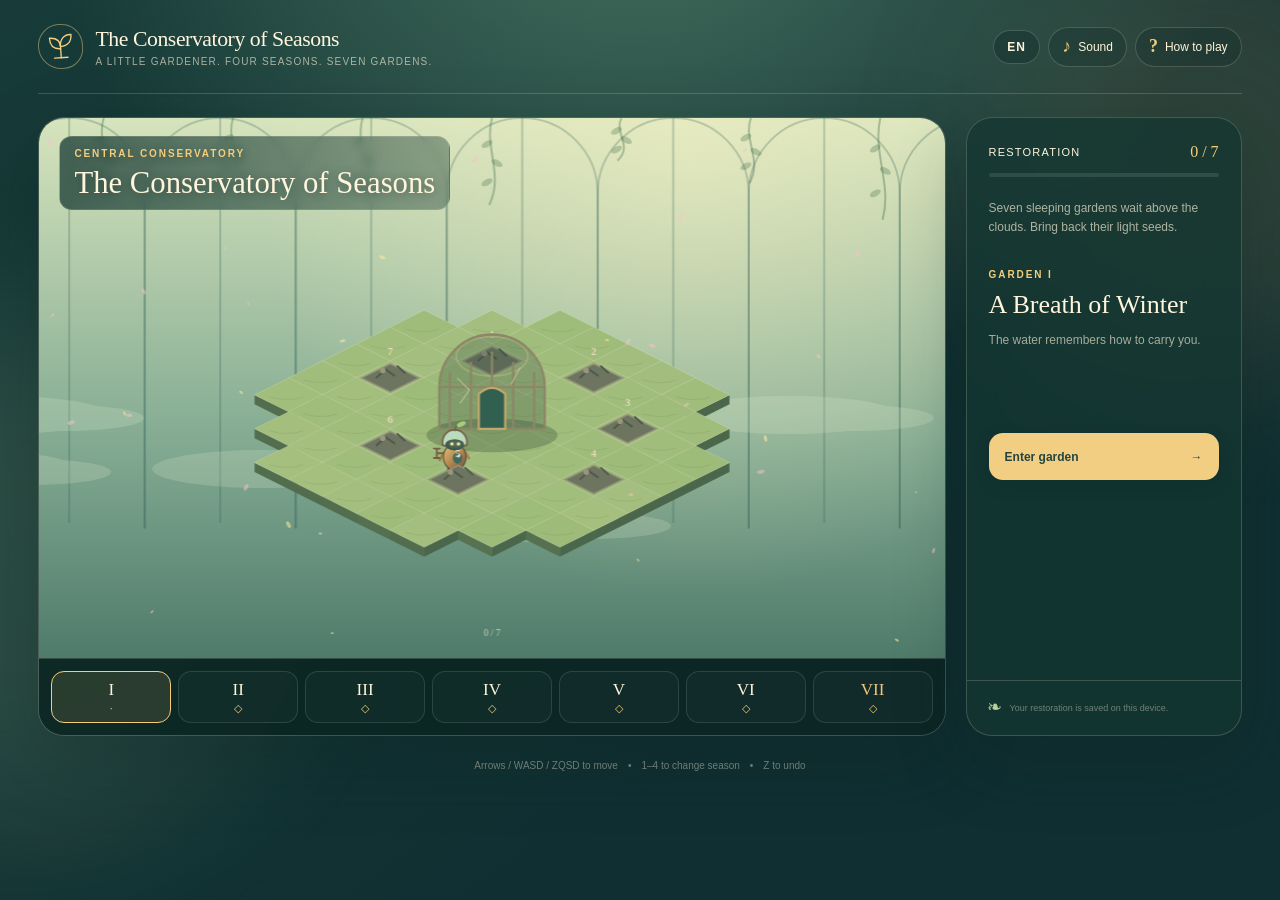
<file: index.html>
<!doctype html>
<html lang="en">
<head>
  <meta charset="utf-8">
  <meta name="viewport" content="width=device-width,initial-scale=1,viewport-fit=cover">
  <meta name="theme-color" content="#203f3b">
  <meta name="description" content="A gentle isometric puzzle game about a tiny mechanical gardener, four seasons and seven suspended gardens.">
  <title>The Conservatory of Seasons</title>
  <style>:root {
  color-scheme: dark;
  --ink: #183b37;
  --deep: #173c39;
  --deep-2: #25534a;
  --cream: #fff5dc;
  --paper: #f6edcf;
  --gold: #f0bd63;
  --mint: #a9d7a4;
  --line: rgba(255, 245, 220, .18);
  --glass: rgba(20, 55, 49, .76);
  --shadow: 0 24px 70px rgba(9, 31, 30, .28);
  font-family: "Trebuchet MS", "Segoe UI", sans-serif;
  font-synthesis: none;
}

* { box-sizing: border-box; }
html, body { margin: 0; min-height: 100%; }
body { background: #183d39; color: var(--cream); overflow-x: hidden; }
button, select { font: inherit; }
button { color: inherit; }
button:focus-visible, select:focus-visible, canvas:focus-visible { outline: 3px solid #ffe293; outline-offset: 3px; }
button { -webkit-tap-highlight-color: transparent; }
[hidden] { display: none !important; }
.sr-only { position: absolute; width: 1px; height: 1px; padding: 0; margin: -1px; overflow: hidden; clip: rect(0,0,0,0); white-space: nowrap; border: 0; }

#app { min-height: 100vh; min-height: 100dvh; position: relative; isolation: isolate; padding: 0 clamp(14px, 3vw, 46px); background: radial-gradient(circle at 50% -20%, #497461 0, transparent 48%), linear-gradient(145deg, #173b38, #102f32 70%); transition: background 1s; }
#app[data-season="winter"] { background: radial-gradient(circle at 50% -20%, #779aa0 0, transparent 48%), linear-gradient(145deg, #294a54, #18343f 70%); }
#app[data-season="summer"] { background: radial-gradient(circle at 50% -20%, #9b8953 0, transparent 48%), linear-gradient(145deg, #355844, #173e36 70%); }
#app[data-season="autumn"] { background: radial-gradient(circle at 50% -20%, #94644b 0, transparent 48%), linear-gradient(145deg, #493e35, #253b36 70%); }
.ambient { position: fixed; z-index: -1; border-radius: 50%; filter: blur(80px); opacity: .12; pointer-events: none; }
.ambient-one { width: 40vw; height: 40vw; background: #d7efb1; left: -18vw; top: 35vh; }
.ambient-two { width: 35vw; height: 35vw; background: #f1bd6e; right: -12vw; top: -8vh; }

.topbar { max-width: 1500px; margin: auto; min-height: 94px; display: flex; align-items: center; justify-content: space-between; gap: 20px; border-bottom: 1px solid var(--line); }
.brand { display: flex; gap: 12px; align-items: center; background: none; border: 0; padding: 10px 0; text-align: left; cursor: pointer; }
.brand-mark { width: 45px; height: 45px; flex: 0 0 auto; display: grid; place-items: center; border: 1px solid rgba(244, 211, 137, .45); border-radius: 50% 50% 46% 54%; color: #f3cf81; transform: rotate(-4deg); }
.brand-mark svg { width: 33px; height: 33px; fill: none; stroke: currentColor; stroke-width: 1.8; stroke-linecap: round; stroke-linejoin: round; }
.brand strong { display: block; font-family: Georgia, serif; font-weight: 500; font-size: clamp(17px, 1.7vw, 25px); letter-spacing: -.02em; }
.brand small { display: block; margin-top: 4px; font-size: 10px; letter-spacing: .12em; text-transform: uppercase; opacity: .62; }
.top-actions { display: flex; align-items: center; gap: 8px; }
.language-control select { appearance: none; border: 1px solid var(--line); background: rgba(11, 38, 36, .35); color: var(--cream); border-radius: 20px; padding: 9px 13px; cursor: pointer; font-size: 12px; font-weight: 700; letter-spacing: .08em; }
.language-control option { background: #1b433d; }
.icon-button { min-height: 40px; display: flex; align-items: center; gap: 7px; border: 1px solid var(--line); background: rgba(11, 38, 36, .25); border-radius: 22px; padding: 8px 13px; cursor: pointer; font-size: 12px; }
.icon-button:hover { background: rgba(255,255,255,.09); }
.icon-button > span:first-child { color: #f2cc7b; font-family: Georgia, serif; font-weight: 700; font-size: 18px; }

.main-shell { max-width: 1500px; margin: clamp(16px, 2.5vh, 30px) auto 0; display: grid; grid-template-columns: minmax(0, 1fr) 276px; gap: 20px; align-items: stretch; }
.garden-frame { min-width: 0; border: 1px solid rgba(255, 245, 220, .2); border-radius: 26px; overflow: hidden; background: rgba(9, 35, 33, .36); box-shadow: var(--shadow); display: flex; flex-direction: column; }
.canvas-wrap { position: relative; min-height: 430px; flex: 1; overflow: hidden; background: #274f48; }
#garden-canvas { display: block; width: 100%; height: 100%; min-height: 430px; cursor: default; touch-action: manipulation; }
.scene-heading { position: absolute; pointer-events: none; top: 18px; left: 20px; max-width: calc(100% - 175px); padding: 10px 14px; border: 1px solid rgba(255,245,220,.14); border-radius: 13px; background: linear-gradient(100deg, rgba(19,54,48,.74), rgba(19,54,48,.38)); text-shadow: 0 2px 10px rgba(8,31,30,.45); backdrop-filter: blur(5px); }
.eyebrow { display: block; font-size: 10px; line-height: 1.4; letter-spacing: .19em; font-weight: 700; color: #f4cd7d; text-transform: uppercase; }
.scene-heading h1 { font-family: Georgia, serif; font-weight: 400; font-size: clamp(22px, 2.4vw, 35px); line-height: 1.05; margin: 6px 0 0; max-width: 440px; }
.hub-button { position: absolute; right: 20px; top: 20px; display: flex; gap: 7px; align-items: center; background: rgba(19, 53, 48, .76); border: 1px solid rgba(255,255,255,.25); border-radius: 20px; padding: 8px 12px; cursor: pointer; backdrop-filter: blur(8px); font-size: 11px; }
.click-tip { position: absolute; bottom: 14px; left: 50%; transform: translateX(-50%); padding: 6px 12px; border-radius: 14px; background: rgba(17, 48, 45, .58); color: rgba(255,245,220,.74); font-size: 10px; letter-spacing: .04em; pointer-events: none; opacity: .8; white-space: nowrap; }
.toast, .season-toast { position: absolute; left: 50%; transform: translate(-50%, 12px); bottom: 48px; max-width: min(90%, 450px); padding: 11px 17px; border-radius: 14px; background: rgba(255, 245, 220, .95); color: #25433c; box-shadow: 0 8px 30px rgba(10,30,28,.24); font-size: 13px; text-align: center; opacity: 0; pointer-events: none; transition: opacity .2s, transform .2s; z-index: 4; }
.toast.visible, .season-toast.visible { opacity: 1; transform: translate(-50%, 0); }
.season-toast { top: 24px; bottom: auto; background: rgba(24, 59, 55, .88); color: var(--cream); border: 1px solid rgba(255,255,255,.18); font-family: Georgia, serif; font-style: italic; }

.season-dock { display: grid; grid-template-columns: repeat(4, 1fr); gap: 1px; padding: 10px; background: rgba(12, 39, 36, .9); border-top: 1px solid var(--line); }
.season-button { position: relative; min-height: 65px; border: 1px solid transparent; border-radius: 15px; background: transparent; display: flex; justify-content: center; align-items: center; gap: 8px; cursor: pointer; color: rgba(255,245,220,.64); transition: background .2s, color .2s, transform .2s; }
.season-button:hover { background: rgba(255,255,255,.06); color: var(--cream); }
.season-button:active { transform: scale(.97); }
.season-button svg { width: 26px; height: 26px; fill: none; stroke: currentColor; stroke-width: 1.7; stroke-linecap: round; stroke-linejoin: round; }
.season-button span { font-size: 12px; font-weight: 700; }
.season-button kbd { position: absolute; right: 8px; top: 7px; font-size: 9px; opacity: .42; }
.season-button[aria-pressed="true"] { background: var(--cream); color: #274840; box-shadow: 0 5px 18px rgba(0,0,0,.16); }
.season-button[data-season="winter"][aria-pressed="true"] { background: #dceff0; color: #325a69; }
.season-button[data-season="spring"][aria-pressed="true"] { background: #e0efca; color: #3e6448; }
.season-button[data-season="summer"][aria-pressed="true"] { background: #ffe18b; color: #755022; }
.season-button[data-season="autumn"][aria-pressed="true"] { background: #f2c09a; color: #793f31; }

.garden-nav { display: grid; grid-template-columns: repeat(7, 1fr); gap: 7px; padding: 12px; background: rgba(12, 39, 36, .88); border-top: 1px solid var(--line); }
.garden-node { min-width: 0; border: 1px solid rgba(255,255,255,.12); border-radius: 13px; padding: 8px 4px; background: rgba(255,255,255,.025); cursor: pointer; text-align: center; position: relative; }
.garden-node:hover { background: rgba(255,255,255,.08); }
.garden-node[aria-current="true"] { border-color: #f2cc7b; background: rgba(242,204,123,.12); }
.garden-node .node-number { display: block; font-family: Georgia, serif; font-size: 17px; }
.garden-node .node-state { display: block; height: 12px; margin-top: 2px; color: #f5ce76; font-size: 11px; }
.garden-node.final .node-number { color: #f3c57d; }

.side-panel { border: 1px solid rgba(255, 245, 220, .18); border-radius: 26px; background: var(--glass); box-shadow: var(--shadow); backdrop-filter: blur(18px); display: flex; flex-direction: column; overflow: hidden; }
.panel-section { padding: 25px 22px 18px; flex: 1; }
.progress-heading { display: flex; justify-content: space-between; align-items: center; font-size: 11px; text-transform: uppercase; letter-spacing: .11em; }
.progress-heading strong { color: #f3cd7c; font-family: Georgia, serif; font-size: 16px; font-weight: 400; letter-spacing: 0; }
.progress-track { height: 4px; margin: 12px 0 22px; background: rgba(255,255,255,.1); border-radius: 3px; overflow: hidden; }
.progress-track span { display: block; height: 100%; width: 0; background: linear-gradient(90deg, #91c69a, #f4d07b); border-radius: inherit; transition: width .8s; }
.soft-copy { color: rgba(255,245,220,.65); font-size: 12px; line-height: 1.65; }
.selected-garden { margin-top: 30px; min-height: 165px; }
.selected-garden h2, .level-panel h2 { font-family: Georgia, serif; font-weight: 400; font-size: 26px; line-height: 1.12; margin: 8px 0 12px; }
.selected-garden p { font-size: 12px; line-height: 1.55; color: rgba(255,245,220,.62); }
.primary-button { width: 100%; min-height: 47px; display: flex; align-items: center; justify-content: space-between; gap: 12px; border: 0; border-radius: 14px; padding: 13px 16px; background: #f2ce83; color: #25453d; cursor: pointer; font-weight: 700; font-size: 12px; box-shadow: 0 5px 16px rgba(7,28,25,.18); }
.primary-button:hover { background: #ffe0a0; }
.objective-label { display: flex; align-items: center; gap: 8px; color: #f3ce80; text-transform: uppercase; font-size: 10px; letter-spacing: .15em; }
.seed-mini { font-size: 18px; }
.level-panel h2 { font-size: 21px; margin-top: 12px; }
.status-row { display: flex; justify-content: space-between; gap: 8px; font-size: 10px; color: rgba(255,245,220,.57); margin: 16px 0; }
#seed-status.taken { color: #f5d37e; }
.action-grid { display: grid; grid-template-columns: 1fr 1fr; gap: 8px; }
.action-grid button { position: relative; min-height: 49px; display: flex; justify-content: center; align-items: center; gap: 6px; border: 1px solid rgba(255,255,255,.15); border-radius: 12px; background: rgba(255,255,255,.045); cursor: pointer; font-size: 11px; }
.action-grid button:hover:not(:disabled) { background: rgba(255,255,255,.1); }
.action-grid button:disabled { opacity: .35; cursor: default; }
.action-grid kbd { position: absolute; right: 6px; top: 5px; opacity: .4; font-size: 8px; }
.rule-message { margin: 12px 0 0; padding: 10px 12px; border-left: 3px solid #f0c873; border-radius: 8px; background: rgba(240,200,115,.1); color: #ffe2a0; font-size: 11px; line-height: 1.45; }
.hint-card { margin-top: 18px; padding: 14px; background: rgba(244,223,170,.07); border: 1px solid rgba(244,223,170,.13); border-radius: 15px; }
.hint-heading { display: flex; justify-content: space-between; color: #edcd8a; font-size: 10px; text-transform: uppercase; letter-spacing: .09em; }
.hint-card p { min-height: 49px; font-size: 11px; line-height: 1.55; color: rgba(255,245,220,.67); }
.text-button { display: flex; align-items: center; justify-content: space-between; gap: 10px; border: 0; padding: 5px 0; background: none; color: #f2d18b; cursor: pointer; font-size: 11px; }
.text-button:hover { color: #ffe5ae; }
.rules-mini { display: grid; gap: 8px; margin-top: 18px; }
.rules-mini > div { display: flex; gap: 8px; align-items: center; font-size: 10px; color: rgba(255,245,220,.58); }
.rule-dot { width: 8px; height: 8px; flex: 0 0 auto; border-radius: 50%; box-shadow: 0 0 8px currentColor; }
.rule-dot.ice { background: #c9edf1; color: #c9edf1; }.rule-dot.vine { background: #9ed79b; color: #9ed79b; }.rule-dot.sun { background: #ffd36e; color: #ffd36e; }.rule-dot.fruit { background: #dc8a52; color: #dc8a52; }
.panel-footer { display: flex; gap: 8px; align-items: center; padding: 14px 20px; border-top: 1px solid var(--line); color: rgba(255,245,220,.4); font-size: 9px; line-height: 1.4; }
.tiny-leaf { color: #b8ce9c; font-size: 18px; }
.controls-footer { max-width: 1500px; margin: 12px auto 0; min-height: 35px; display: flex; justify-content: center; align-items: center; gap: 10px; color: rgba(255,245,220,.4); font-size: 10px; }
kbd { font-family: inherit; border: 1px solid currentColor; border-radius: 3px; padding: 1px 3px; }

.paper-dialog { width: min(92vw, 570px); max-height: 88vh; overflow-y: auto; border: 1px solid rgba(255,255,255,.5); border-radius: 25px; padding: 34px; background: #f4edda; color: #29483f; box-shadow: 0 30px 100px rgba(5,25,22,.5); }
.paper-dialog::backdrop { background: rgba(8, 30, 28, .68); backdrop-filter: blur(7px); }
.paper-dialog .eyebrow { color: #9a733e; }
.paper-dialog h2 { font-family: Georgia, serif; font-weight: 400; font-size: 34px; line-height: 1.1; margin: 9px 0 14px; }
.paper-dialog p { font-size: 13px; line-height: 1.65; color: #587066; }
.paper-dialog .primary-button { margin-top: 20px; background: #2e5a4c; color: #fff4d8; }
.dialog-close { position: absolute; top: 13px; right: 15px; width: 33px; height: 33px; border-radius: 50%; border: 1px solid #c8c5ad; background: none; color: #49665c; cursor: pointer; font-size: 22px; }
.help-seasons { display: grid; grid-template-columns: 1fr 1fr; gap: 12px; margin-top: 20px; }
.help-seasons > div { padding: 13px; border: 1px solid #d6d4bd; border-radius: 12px; }
.help-seasons b { font-family: Georgia, serif; font-weight: 400; font-size: 17px; }
.help-seasons p { font-size: 11px; margin: 5px 0 0; }
.help-note { padding: 10px 13px; border-left: 3px solid #c59852; background: #eae1c8; }
.key-list { display: flex; flex-wrap: wrap; gap: 10px 16px; margin-top: 18px; font-size: 11px; }
.key-list kbd { margin-right: 4px; }
.complete-dialog, .conclusion-dialog { text-align: center; }
.complete-dialog .primary-button, .conclusion-dialog .primary-button { justify-content: center; }
.complete-dialog .text-button { margin: 12px auto 0; color: #536f60; }
.completion-seed { font-size: 62px; color: #d99e3e; filter: drop-shadow(0 0 18px #e7bc61); animation: seedPulse 2s ease-in-out infinite; }
.dialog-actions { margin-top: 15px; }
.conclusion-wreath { width: 110px; height: 110px; display: grid; place-items: center; margin: 0 auto 20px; border: 2px solid #8ba76e; border-radius: 47% 53% 45% 55%; box-shadow: inset 0 0 0 8px #e2e4bb, 0 0 30px #d5bd67; }
.conclusion-wreath span { font-size: 55px; color: #d59c3f; }
@keyframes seedPulse { 50% { transform: translateY(-5px) rotate(8deg); filter: drop-shadow(0 0 25px #e7bc61); } }

@media (min-width: 1150px) and (min-height: 780px) {
  .canvas-wrap, #garden-canvas { min-height: 540px; }
}
@media (max-width: 1000px) {
  .main-shell { grid-template-columns: minmax(0, 1fr) 235px; gap: 12px; }
  .panel-section { padding: 20px 17px 14px; }
  .selected-garden h2 { font-size: 22px; }
  .canvas-wrap, #garden-canvas { min-height: 450px; }
  .button-label { display: none; }
}
@media (max-width: 760px) {
  #app { padding: 0 10px; }
  .topbar { min-height: 70px; gap: 8px; }
  .brand-mark { width: 37px; height: 37px; }
  .brand-mark svg { width: 27px; height: 27px; }
  .brand strong { font-size: 16px; max-width: 230px; }
  .brand small { display: none; }
  .top-actions { gap: 5px; }
  .icon-button { min-width: 36px; min-height: 36px; padding: 6px 9px; }
  .language-control select { padding: 8px; }
  .main-shell { display: flex; flex-direction: column; margin-top: 10px; gap: 10px; }
  .garden-frame, .side-panel { border-radius: 19px; }
  .canvas-wrap, #garden-canvas { min-height: 390px; height: 52vh; max-height: 540px; }
  .scene-heading { top: 16px; left: 17px; }
  .scene-heading h1 { font-size: 23px; max-width: 270px; }
  .hub-button { right: 12px; top: 12px; padding: 7px 9px; }
  .hub-button span:last-child { display: none; }
  .click-tip { font-size: 9px; bottom: 9px; }
  .season-dock { padding: 7px 5px; }
  .season-button { min-height: 55px; flex-direction: column; gap: 2px; }
  .season-button svg { width: 22px; height: 22px; }
  .season-button span { font-size: 10px; }
  .season-button kbd { display: none; }
  .side-panel { order: 2; }
  .panel-section { padding: 16px; }
  .hub-panel { display: grid; grid-template-columns: 1fr auto; column-gap: 15px; align-items: center; }
  .hub-panel .progress-heading, .hub-panel .progress-track, .hub-panel .soft-copy { grid-column: 1 / -1; }
  .hub-panel .progress-track { margin: 8px 0 10px; }
  .hub-panel .soft-copy { display: none; }
  .selected-garden { min-height: 0; margin-top: 5px; }
  .selected-garden h2 { font-size: 19px; margin: 4px 0; }
  .selected-garden p { display: none; }
  .hub-panel .primary-button { width: auto; min-width: 145px; }
  .level-panel { display: grid; grid-template-columns: 1fr 1fr; gap: 10px 16px; }
  .level-panel .objective-label, .level-panel h2, .level-panel .status-row { grid-column: 1; }
  .level-panel h2 { font-size: 17px; margin: 0; }
  .level-panel .status-row { margin: 0; }
  .action-grid { grid-column: 2; grid-row: 1 / 4; align-self: center; }
  .hint-card { grid-column: 1 / -1; margin-top: 0; padding: 10px 12px; }
  .hint-card p { min-height: 0; margin: 8px 0; }
  .rules-mini { display: none; }
  .panel-footer { display: none; }
  .controls-footer { display: none; }
  .garden-nav { gap: 4px; padding: 8px; }
  .garden-node { padding: 6px 2px; }
  .paper-dialog { padding: 28px 22px; }
  .paper-dialog h2 { font-size: 28px; }
}
@media (max-width: 430px) {
  .brand strong { max-width: 175px; font-size: 14px; }
  .brand { gap: 7px; }
  .brand-mark { width: 32px; height: 32px; }
  .top-actions .icon-button { padding: 5px 8px; min-width: 31px; }
  .canvas-wrap, #garden-canvas { min-height: 345px; height: 47vh; }
  .scene-heading h1 { font-size: 20px; max-width: 230px; }
  .eyebrow { font-size: 8px; }
  .level-panel { gap: 8px 10px; }
  .level-panel h2 { font-size: 15px; }
  .action-grid button { min-height: 45px; font-size: 10px; }
  .help-seasons { grid-template-columns: 1fr; }
}
@media (prefers-reduced-motion: reduce) {
  *, *::before, *::after { animation-duration: .001ms !important; animation-iteration-count: 1 !important; scroll-behavior: auto !important; transition-duration: .001ms !important; }
}
</style>
</head>
<body>
  <div id="app" data-season="spring">
    <div class="ambient ambient-one"></div>
    <div class="ambient ambient-two"></div>
    <header class="topbar">
      <button id="brand-button" class="brand" type="button" aria-label="Open the central conservatory">
        <span class="brand-mark" aria-hidden="true">
          <svg viewBox="0 0 44 44"><path d="M22 37V19"/><path d="M22 25C10 25 8 16 8 10c9 0 14 4 14 12"/><path d="M22 20C23 10 30 6 37 7c0 9-5 15-15 15"/><path d="M13 37h18"/></svg>
        </span>
        <span><strong data-i18n="title">The Conservatory of Seasons</strong><small data-i18n="byline">A little gardener. Four seasons. Seven gardens.</small></span>
      </button>
      <div class="top-actions">
        <label class="language-control"><span class="sr-only">Language</span><select id="language" aria-label="Language"><option value="en">EN</option><option value="fr">FR</option><option value="es">ES</option></select></label>
        <button id="sound-button" class="icon-button" type="button" aria-pressed="true" data-i18n-aria="soundOff"><span id="sound-icon" aria-hidden="true">♪</span><span class="button-label" data-i18n="sound">Sound</span></button>
        <button id="help-button" class="icon-button" type="button" data-i18n-aria="help"><span aria-hidden="true">?</span><span class="button-label" data-i18n="help">How to play</span></button>
      </div>
    </header>

    <main class="main-shell">
      <section class="garden-frame" aria-label="Game board">
        <div class="canvas-wrap" id="canvas-wrap">
          <canvas id="garden-canvas" tabindex="0" aria-label="Isometric garden. Use arrow keys or WASD to move."></canvas>
          <div class="scene-heading">
            <span id="scene-eyebrow" class="eyebrow">CENTRAL CONSERVATORY</span>
            <h1 id="scene-title">The Conservatory of Seasons</h1>
          </div>
          <div id="season-toast" class="season-toast" role="status" aria-live="polite"></div>
          <div id="toast" class="toast" role="status" aria-live="polite"></div>
          <button id="hub-button" class="hub-button" type="button" hidden><span aria-hidden="true">⌂</span><span data-i18n="conservatory">Conservatory</span></button>
          <div id="click-tip" class="click-tip" data-i18n="clickTip">Click a lit tile to walk there</div>
        </div>
        <div id="season-dock" class="season-dock" aria-label="Seasons" hidden>
          <button class="season-button" data-season="winter" type="button" aria-pressed="false">
            <svg viewBox="0 0 32 32" aria-hidden="true"><path d="M16 3v26M5 9l22 14M5 23L27 9M12 6l4 4 4-4M12 26l4-4 4 4M5 14l6 1-1-6M27 18l-6-1 1 6M5 18l6-1-1 6M27 14l-6 1 1-6"/></svg>
            <span data-i18n="winter">Winter</span><kbd>1</kbd>
          </button>
          <button class="season-button" data-season="spring" type="button" aria-pressed="false">
            <svg viewBox="0 0 32 32" aria-hidden="true"><path d="M16 28V14M16 20C7 20 5 13 5 7c8 0 12 4 11 11M16 15C17 7 23 4 28 5c0 7-4 12-12 12"/></svg>
            <span data-i18n="spring">Spring</span><kbd>2</kbd>
          </button>
          <button class="season-button" data-season="summer" type="button" aria-pressed="false">
            <svg viewBox="0 0 32 32" aria-hidden="true"><circle cx="16" cy="16" r="6"/><path d="M16 2v4M16 26v4M2 16h4M26 16h4M6 6l3 3M23 23l3 3M6 26l3-3M23 9l3-3"/></svg>
            <span data-i18n="summer">Summer</span><kbd>3</kbd>
          </button>
          <button class="season-button" data-season="autumn" type="button" aria-pressed="false">
            <svg viewBox="0 0 32 32" aria-hidden="true"><path d="M27 4C14 4 6 9 6 18c0 5 4 8 8 7 9-1 12-10 13-21Z"/><path d="M4 29 21 12M11 22l-1-8M16 17l7 1"/></svg>
            <span data-i18n="autumn">Autumn</span><kbd>4</kbd>
          </button>
        </div>
        <nav id="garden-nav" class="garden-nav" aria-label="Gardens"></nav>
      </section>

      <aside class="side-panel">
        <section id="hub-panel" class="panel-section hub-panel">
          <div class="progress-heading"><span data-i18n="restoration">Restoration</span><strong id="progress-count">0 / 7</strong></div>
          <div class="progress-track"><span id="progress-fill"></span></div>
          <p id="hub-description" class="soft-copy" data-i18n="hubIntro">Seven sleeping gardens wait above the clouds. Bring back their light seeds.</p>
          <div class="selected-garden"><span id="selected-number" class="eyebrow">GARDEN I</span><h2 id="selected-title">The Glasshouse Gate</h2><p id="selected-subtitle"></p></div>
          <button id="enter-button" class="primary-button" type="button"><span data-i18n="enterGarden">Enter garden</span><span aria-hidden="true">→</span></button>
        </section>

        <section id="level-panel" class="panel-section level-panel" hidden>
          <div class="objective-label"><span class="seed-mini" aria-hidden="true">✦</span><span data-i18n="objective">Objective</span></div>
          <h2 data-i18n="seedObjective">Find the light seed, then reach the arch.</h2>
          <div class="status-row"><span id="seed-status" data-i18n="seedWaiting">Seed waiting</span><span id="move-count">0 moves</span></div>
          <div class="action-grid">
            <button id="undo-button" type="button"><span aria-hidden="true">↶</span><span data-i18n="undo">Undo</span><kbd>Z</kbd></button>
            <button id="reset-button" type="button"><span aria-hidden="true">↺</span><span data-i18n="reset">Reset</span><kbd>R</kbd></button>
          </div>
          <p id="rule-message" class="rule-message" role="status" aria-live="polite" hidden></p>
          <div class="hint-card">
            <div class="hint-heading"><span data-i18n="hintTitle">A gentle nudge</span><span id="hint-step">0 / 3</span></div>
            <p id="hint-text" data-i18n="hintPrompt">Observe first. Three hints are here if you need them.</p>
            <button id="hint-button" class="text-button" type="button"><span data-i18n="revealHint">Reveal the next hint</span><span aria-hidden="true">＋</span></button>
          </div>
          <div class="rules-mini">
            <div><span class="rule-dot ice"></span><span data-i18n="ruleIce">Ice carries you and objects.</span></div>
            <div><span class="rule-dot vine"></span><span data-i18n="ruleVine">Vines bridge the open gaps.</span></div>
            <div><span class="rule-dot sun"></span><span data-i18n="ruleSun">Sunflowers power every plate-fed door.</span></div>
            <div><span class="rule-dot fruit"></span><span data-i18n="ruleFruit">Fallen fruit stays where you push it.</span></div>
          </div>
        </section>
        <footer class="panel-footer"><span class="tiny-leaf" aria-hidden="true">❧</span><span data-i18n="saveNote">Your restoration is saved on this device.</span></footer>
      </aside>
    </main>

    <footer class="controls-footer"><span data-i18n="moveControls">Arrows / WASD / ZQSD to move</span><span class="footer-separator">•</span><span data-i18n="seasonControls">1–4 to change season</span><span class="footer-separator">•</span><span data-i18n="undoControls">Z to undo</span></footer>
  </div>

  <dialog id="help-dialog" class="paper-dialog">
    <button class="dialog-close" type="button" data-close="help-dialog" aria-label="Close">×</button>
    <span class="eyebrow" data-i18n="gardenerManual">THE GARDENER’S LITTLE MANUAL</span>
    <h2 data-i18n="helpTitle">Let the garden change.</h2>
    <p data-i18n="helpIntro">Explore at your own pace. Nothing here needs quick reflexes.</p>
    <div class="help-seasons">
      <div><b data-i18n="winter">Winter</b><p data-i18n="winterHelp">Basins freeze into solid paths.</p></div>
      <div><b data-i18n="spring">Spring</b><p data-i18n="springHelp">Lianas grow over pale open gaps.</p></div>
      <div><b data-i18n="summer">Summer</b><p data-i18n="summerHelp">Sunflowers open doors when every round plate is weighed down.</p></div>
      <div><b data-i18n="autumn">Autumn</b><p data-i18n="autumnHelp">Trees release heavy fruit. Fruit and planters keep their positions in every season.</p></div>
    </div>
    <p class="help-note" data-i18n="safetyHelp">A season that would strand the gardener or an object is refused. Undo any move or season, or reset the garden without losing restored gardens.</p>
    <div class="key-list"><span><kbd>↑↓←→</kbd> <span data-i18n="move">Move</span></span><span><kbd>1–4</kbd> <span data-i18n="seasons">Seasons</span></span><span><kbd>Z</kbd> <span data-i18n="undo">Undo</span></span><span><kbd>R</kbd> <span data-i18n="reset">Reset</span></span><span><kbd>H</kbd> <span data-i18n="hint">Hint</span></span><span><kbd>M</kbd> <span data-i18n="sound">Sound</span></span></div>
    <button class="primary-button" type="button" data-close="help-dialog" data-i18n="backGarden">Back to the garden</button>
  </dialog>

  <dialog id="complete-dialog" class="paper-dialog complete-dialog">
    <div class="completion-seed" aria-hidden="true">✦</div>
    <span class="eyebrow" data-i18n="gardenRestored">GARDEN RESTORED</span>
    <h2 id="complete-title">The Glasshouse Gate</h2>
    <p id="complete-copy" data-i18n="restoredCopy">A light seed returns to the conservatory. Somewhere, an old flower wakes.</p>
    <div class="dialog-actions"><button id="continue-button" class="primary-button" type="button"><span data-i18n="returnConservatory">Return to the conservatory</span><span aria-hidden="true">→</span></button><button id="replay-button" class="text-button" type="button" data-i18n="replayGarden">Replay this garden</button></div>
  </dialog>

  <dialog id="conclusion-dialog" class="paper-dialog conclusion-dialog">
    <div class="conclusion-wreath" aria-hidden="true"><span>✦</span></div>
    <span class="eyebrow" data-i18n="restorationComplete">THE RESTORATION IS COMPLETE</span>
    <h2 data-i18n="conclusionTitle">The conservatory breathes again.</h2>
    <p data-i18n="conclusionCopy">Seven lights glow beneath the glass. The little gardener’s work will keep growing, season after season.</p>
    <button id="wander-button" class="primary-button" type="button" data-i18n="wander">Wander through the restored gardens</button>
  </dialog>

  <script>(function (root, factory) {
  const levels = factory();
  if (typeof module === "object" && module.exports) module.exports = levels;
  else root.CONSERVATORY_LEVELS = levels;
})(typeof globalThis !== "undefined" ? globalThis : this, function () {
  return [
    {
      id: "winter-awakening",
      number: 1,
      name: { en: "A Breath of Winter", fr: "Un souffle d’hiver", es: "Un soplo de invierno" },
      subtitle: { en: "The water remembers how to carry you.", fr: "L’eau se souvient comment te porter.", es: "El agua recuerda cómo sostenerte." },
      map: [
        "gggwwwggg",
        "gggwwwggg",
        "gggwwwggg",
        "gggwwwggg",
        "gggwwwggg",
        "gggwwwggg",
        "gggwwwggg"
      ],
      start: { x: 1, y: 3 }, initialSeason: "spring", seed: { x: 6, y: 2 }, exit: { x: 6, y: 4 }, objects: [],
      hints: {
        en: ["The basin is beautiful, but your little feet are not waterproof.", "One season turns the whole central basin into a firm blue path.", "Choose winter, cross the ice to the seed, then walk south to the glowing arch."],
        fr: ["Le bassin est beau, mais tes petits pieds ne sont pas étanches.", "Une saison transforme tout le bassin central en un chemin bleu et solide.", "Choisis l’hiver, traverse la glace jusqu’à la graine, puis descends vers l’arche lumineuse."],
        es: ["El estanque es precioso, pero tus pequeños pies no son impermeables.", "Una estación convierte todo el estanque central en un camino azul y firme.", "Elige invierno, cruza el hielo hasta la semilla y baja hacia el arco luminoso."]
      }
    },
    {
      id: "liana-promise",
      number: 2,
      name: { en: "The Liana’s Promise", fr: "La promesse de la liane", es: "La promesa de la liana" },
      subtitle: { en: "A bridge that blooms only when it is needed.", fr: "Un pont qui fleurit quand on en a besoin.", es: "Un puente que florece cuando lo necesitas." },
      map: [
        "ggg  ggg",
        "ggg  ggg",
        "ggg  ggg",
        "gggvvggg",
        "ggg  ggg",
        "ggg  ggg"
      ],
      start: { x: 1, y: 3 }, initialSeason: "summer", seed: { x: 6, y: 2 }, exit: { x: 6, y: 4 }, objects: [],
      hints: {
        en: ["The pale dashed tiles are not holes forever.", "Spring wakes the two liana beds between the islands.", "Choose spring and cross the green vines. Collect the seed north of the far bank, then go south to the arch."],
        fr: ["Les cases pâles pointillées ne resteront pas des vides.", "Le printemps réveille les deux lianes entre les îles.", "Choisis le printemps et traverse les lianes vertes. Prends la graine au nord de l’autre rive, puis descends vers l’arche."],
        es: ["Las casillas pálidas de puntos no serán huecos para siempre.", "La primavera despierta las dos lianas entre las islas.", "Elige primavera y cruza las lianas verdes. Recoge la semilla al norte de la otra orilla y baja hacia el arco."]
      }
    },
    {
      id: "sunlit-lock",
      number: 3,
      name: { en: "The Sunlit Lock", fr: "La serrure du soleil", es: "La cerradura del sol" },
      subtitle: { en: "A little weight, a little sunlight.", fr: "Un peu de poids, un peu de soleil.", es: "Un poco de peso, un poco de sol." },
      map: [
        "ggggxggg",
        "gtggxggg",
        "ggggxggg",
        "ggggdggg",
        "gggpxggg",
        "ggggxggg",
        "ggggxggg"
      ],
      start: { x: 1, y: 4 }, initialSeason: "spring", seed: { x: 6, y: 2 }, exit: { x: 6, y: 4 },
      objects: [{ id: "planter-a", type: "planter", x: 2, y: 4, released: true }],
      hints: {
        en: ["The round plate and the door are parts of the same mechanism.", "Push the mobile planter onto the plate. The flower beside the door still needs sunlight.", "Push the planter right onto the plate, choose summer, then walk through the central door to the seed and the arch."],
        fr: ["La plaque ronde et la porte appartiennent au même mécanisme.", "Pousse la jardinière mobile sur la plaque. La fleur près de la porte a encore besoin de soleil.", "Pousse la jardinière vers la droite sur la plaque, choisis l’été, puis franchis la porte centrale vers la graine et l’arche."],
        es: ["La placa redonda y la puerta forman el mismo mecanismo.", "Empuja la jardinera móvil hasta la placa. La flor junto a la puerta aún necesita sol.", "Empuja la jardinera a la derecha hasta la placa, elige verano y cruza la puerta central hacia la semilla y el arco."]
      }
    },
    {
      id: "copper-harvest",
      number: 4,
      name: { en: "The Copper Harvest", fr: "La récolte de cuivre", es: "La cosecha de cobre" },
      subtitle: { en: "Autumn gives the sun something to carry.", fr: "L’automne donne au soleil quelque chose à porter.", es: "El otoño le da al sol algo que llevar." },
      map: [
        "ggggxggg",
        "ggggxggg",
        "ggtgdggg",
        "gggpxggg",
        "ggggxggg",
        "ggggxggg",
        "ggggxggg"
      ],
      start: { x: 1, y: 3 }, initialSeason: "spring", seed: { x: 6, y: 1 }, exit: { x: 6, y: 4 },
      objects: [{ id: "fruit-a", type: "fruit", x: 2, y: 3, released: false }],
      hints: {
        en: ["The empty plate needs something heavier than a gardener.", "Autumn releases the tree’s fruit. Once fallen, it can be pushed in any season.", "In autumn, push the fruit right onto the plate. Choose summer, then go around the tree by the north path to reach the open door."],
        fr: ["La plaque vide a besoin de quelque chose de plus lourd qu’un gardien.", "L’automne libère le fruit de l’arbre. Une fois tombé, il peut être poussé en toute saison.", "En automne, pousse le fruit à droite sur la plaque. Choisis l’été, puis contourne l’arbre par le nord pour atteindre la porte ouverte."],
        es: ["La placa vacía necesita algo más pesado que un jardinero.", "El otoño libera el fruto del árbol. Una vez caído, puedes empujarlo en cualquier estación.", "En otoño, empuja el fruto a la derecha hasta la placa. Elige verano y rodea el árbol por el norte para llegar a la puerta abierta."]
      }
    },
    {
      id: "glasshouse-gate",
      number: 5,
      name: { en: "The Glasshouse Gate", fr: "La porte de la serre", es: "La puerta del invernadero" },
      subtitle: { en: "Four seasons, one patient machine.", fr: "Quatre saisons, une machine patiente.", es: "Cuatro estaciones, una máquina paciente." },
      map: [
        "ggggwwggggg",
        "ggggwwggggg",
        "ggtgwwgvgdg",
        "ggggwwp ggg",
        "gggg    ggg",
        "gggg    ggg"
      ],
      start: { x: 1, y: 5 }, initialSeason: "spring", seed: { x: 10, y: 1 }, exit: { x: 10, y: 3 },
      objects: [
        { id: "fruit-a", type: "fruit", x: 2, y: 3, released: false },
        { id: "planter-a", type: "planter", x: 8, y: 4, released: true }
      ],
      hints: {
        en: ["The fruit, the pale gap and the golden door each listen to a different season.", "Autumn releases the fruit. Winter can carry it to the round plate across the water.", "Push the fruit onto the plate in winter. In spring, cross the vine north of the plate. On the island, switch to summer and pass the door."],
        fr: ["Le fruit, le vide pâle et la porte dorée répondent chacun à une saison différente.", "L’automne libère le fruit. L’hiver permet de le porter jusqu’à la plaque ronde, au-delà de l’eau.", "Pousse le fruit sur la plaque en hiver. Au printemps, traverse la liane au nord de la plaque. Sur l’île, passe à l’été et franchis la porte."],
        es: ["El fruto, el hueco pálido y la puerta dorada responden a estaciones distintas.", "El otoño libera el fruto. El invierno permite llevarlo hasta la placa redonda al otro lado del agua.", "Empuja el fruto hasta la placa en invierno. En primavera, cruza la enredadera al norte de la placa. En la isla, cambia a verano y pasa la puerta."]
      }
    },
    {
      id: "floating-orchard",
      number: 6,
      name: { en: "The Floating Orchard", fr: "Le verger flottant", es: "El huerto flotante" },
      subtitle: { en: "Two burdens. Two crossings. One golden door.", fr: "Deux fardeaux. Deux traversées. Une porte dorée.", es: "Dos cargas. Dos cruces. Una puerta dorada." },
      map: [
        "ggggwwg ggg",
        "ggtgwwg ggg",
        "ggggwwp ggg",
        "ggggwwgvgdg",
        "ggggwwp ggg",
        "ggggww  ggg",
        "gggg    ggg"
      ],
      start: { x: 1, y: 5 }, initialSeason: "spring", seed: { x: 10, y: 2 }, exit: { x: 10, y: 4 },
      objects: [
        { id: "fruit-a", type: "fruit", x: 2, y: 2, released: false },
        { id: "planter-a", type: "planter", x: 2, y: 4, released: true }
      ],
      hints: {
        en: ["Both round plates must stay weighted when you choose summer.", "Release the fruit in autumn. In winter, each object can be pushed across a different strip of ice.", "Push the fruit onto the north plate and the planter onto the south plate in winter. Cross the central liana in spring, then choose summer on the island."],
        fr: ["Les deux plaques rondes doivent rester lestées quand tu choisis l’été.", "Libère le fruit en automne. En hiver, chaque objet peut être poussé sur une bande de glace différente.", "En hiver, pousse le fruit sur la plaque nord et la jardinière sur la plaque sud. Traverse la liane centrale au printemps, puis choisis l’été sur l’île."],
        es: ["Las dos placas redondas deben conservar el peso al elegir verano.", "Libera el fruto en otoño. En invierno, cada objeto puede cruzar por una franja de hielo distinta.", "En invierno, empuja el fruto a la placa norte y la jardinera a la placa sur. Cruza la liana central en primavera y elige verano en la isla."]
      }
    },
    {
      id: "heart-conservatory",
      number: 7,
      name: { en: "Heart of the Conservatory", fr: "Le cœur du conservatoire", es: "El corazón del conservatorio" },
      subtitle: { en: "Every season has a part to play.", fr: "Chaque saison a un rôle à jouer.", es: "Cada estación tiene un papel." },
      map: [
        "ggggwwg ggxg gg",
        "ggtgwwg ggxg gg",
        "ggggwwgvggdgvgg",
        "ggggwwp ggxg gg",
        "ggggwwg pgxg gg",
        "ggggwwg ggxg gg",
        "ggggwwg ggxg gg"
      ],
      start: { x: 1, y: 5 }, initialSeason: "spring", seed: { x: 13, y: 1 }, exit: { x: 13, y: 3 },
      objects: [
        { id: "fruit-a", type: "fruit", x: 2, y: 3, released: false },
        { id: "planter-a", type: "planter", x: 8, y: 3, released: true }
      ],
      hints: {
        en: ["The last garden asks you to leave mechanisms behind and keep moving between seasons.", "The fruit belongs on the bank plate; the planter belongs on the middle island’s lower plate. Both need to stay there.", "Use autumn and winter to place the fruit. Spring opens the first liana; push the planter down. Summer opens the door. Beyond it, spring opens the second liana."],
        fr: ["Le dernier jardin demande de laisser des mécanismes derrière toi et de continuer à changer de saison.", "Le fruit va sur la plaque de la rive ; la jardinière va sur la plaque basse de l’île centrale. Ils doivent y rester.", "Utilise l’automne puis l’hiver pour placer le fruit. Le printemps ouvre la première liane ; pousse la jardinière vers le bas. L’été ouvre la porte. De l’autre côté, le printemps ouvre la seconde liane."],
        es: ["El último jardín te pide dejar mecanismos atrás y seguir cambiando de estación.", "El fruto va en la placa de la orilla; la jardinera, en la placa inferior de la isla central. Ambos deben quedarse allí.", "Usa otoño e invierno para colocar el fruto. La primavera abre la primera liana; empuja la jardinera hacia abajo. El verano abre la puerta. Al otro lado, la primavera abre la segunda liana."]
      }
    }
  ];
});
</script>
  <script>(function (root, factory) {
  const api = factory();
  if (typeof module === "object" && module.exports) module.exports = api;
  else root.ConservatoryCore = api;
})(typeof globalThis !== "undefined" ? globalThis : this, function () {
  "use strict";

  const SEASONS = ["winter", "spring", "summer", "autumn"];
  const DIRECTIONS = {
    up: { x: 0, y: -1 },
    down: { x: 0, y: 1 },
    left: { x: -1, y: 0 },
    right: { x: 1, y: 0 }
  };

  function clone(value) {
    return JSON.parse(JSON.stringify(value));
  }

  function same(a, b) {
    return a.x === b.x && a.y === b.y;
  }

  function keyOf(x, y) {
    return x + "," + y;
  }

  function tileAt(level, x, y) {
    if (y < 0 || y >= level.map.length || x < 0 || x >= level.map[y].length) return " ";
    return level.map[y][x] || " ";
  }

  function initialState(level) {
    return {
      levelId: level.id,
      season: level.initialSeason || "spring",
      player: clone(level.start),
      objects: level.objects.map(function (object) {
        return {
          id: object.id,
          type: object.type,
          x: object.x,
          y: object.y,
          released: object.released !== false
        };
      }),
      seedTaken: false,
      completed: false,
      moves: 0
    };
  }

  function activeObjects(state) {
    return state.objects.filter(function (object) { return object.released; });
  }

  function objectAt(state, x, y, exceptId) {
    return activeObjects(state).find(function (object) {
      return object.id !== exceptId && object.x === x && object.y === y;
    }) || null;
  }

  function plates(level) {
    const result = [];
    level.map.forEach(function (row, y) {
      Array.from(row).forEach(function (tile, x) {
        if (tile === "p") result.push({ x: x, y: y });
      });
    });
    return result;
  }

  function platePressed(state, level, plate) {
    return activeObjects(state).some(function (object) {
      return object.x === plate.x && object.y === plate.y;
    });
  }

  function doorOpen(state, level) {
    if (state.season !== "summer") return false;
    return plates(level).every(function (plate) { return platePressed(state, level, plate); });
  }

  function supports(state, level, x, y, forObject) {
    const tile = tileAt(level, x, y);
    if (["g", "p", "e", "b"].includes(tile)) return true;
    if (tile === "w") return state.season === "winter";
    if (tile === "v") return state.season === "spring";
    if (tile === "d") return doorOpen(state, level) && !forObject;
    return false;
  }

  function canOccupy(state, level, x, y) {
    return supports(state, level, x, y, false) && !objectAt(state, x, y);
  }

  function canSupportObject(state, level, x, y, exceptId) {
    return supports(state, level, x, y, true) && !objectAt(state, x, y, exceptId);
  }

  function fruitDropProblem(state, level) {
    const unreleased = state.objects.filter(function (object) {
      return object.type === "fruit" && !object.released;
    });
    for (const fruit of unreleased) {
      if (same(state.player, fruit)) return "fruitPlayer";
      if (objectAt(state, fruit.x, fruit.y, fruit.id)) return "fruitObject";
      if (!canSupportObject(state, level, fruit.x, fruit.y, fruit.id)) return "fruitTerrain";
    }
    return null;
  }

  function seasonProblem(state, level, season) {
    const candidate = clone(state);
    candidate.season = season;
    if (season === "autumn") {
      const dropProblem = fruitDropProblem(candidate, level);
      if (dropProblem) return dropProblem;
      candidate.objects.forEach(function (object) {
        if (object.type === "fruit") object.released = true;
      });
    }
    if (!supports(candidate, level, candidate.player.x, candidate.player.y, false)) return "unsafePlayer";
    for (const object of activeObjects(candidate)) {
      if (!canSupportObject(candidate, level, object.x, object.y, object.id)) return "unsafeObject";
    }
    return null;
  }

  function applyToState(state, level, action) {
    if (state.completed) return { ok: false, reason: "completed", state: state, events: [] };
    if (action.type === "season") {
      if (!SEASONS.includes(action.season)) return { ok: false, reason: "unknownSeason", state: state, events: [] };
      if (action.season === state.season) return { ok: false, reason: "sameSeason", state: state, events: [] };
      const problem = seasonProblem(state, level, action.season);
      if (problem) return { ok: false, reason: problem, state: state, events: ["invalid"] };
      const next = clone(state);
      const dropped = [];
      next.season = action.season;
      if (action.season === "autumn") {
        next.objects.forEach(function (object) {
          if (object.type === "fruit" && !object.released) {
            object.released = true;
            dropped.push(object.id);
          }
        });
      }
      next.moves += 1;
      return { ok: true, state: next, events: ["season"].concat(dropped.length ? ["fruitDropped"] : []) };
    }

    if (action.type !== "move") return { ok: false, reason: "unknownAction", state: state, events: [] };
    const direction = action.direction ? DIRECTIONS[action.direction] : action;
    if (!direction || !Number.isInteger(direction.x) || !Number.isInteger(direction.y) || Math.abs(direction.x) + Math.abs(direction.y) !== 1) {
      return { ok: false, reason: "badDirection", state: state, events: [] };
    }
    const target = { x: state.player.x + direction.x, y: state.player.y + direction.y };
    if (!supports(state, level, target.x, target.y, false)) {
      return { ok: false, reason: "blocked", state: state, events: ["bump"] };
    }
    const object = objectAt(state, target.x, target.y);
    const next = clone(state);
    const events = [];
    if (object) {
      const beyond = { x: target.x + direction.x, y: target.y + direction.y };
      if (!canSupportObject(state, level, beyond.x, beyond.y, object.id)) {
        return { ok: false, reason: "blockedObject", state: state, events: ["bump"] };
      }
      const nextObject = next.objects.find(function (item) { return item.id === object.id; });
      nextObject.x = beyond.x;
      nextObject.y = beyond.y;
      events.push("pushed");
    }
    next.player = target;
    next.moves += 1;
    events.push("step");
    if (!next.seedTaken && same(next.player, level.seed)) {
      next.seedTaken = true;
      events.push("seed");
    }
    if (next.seedTaken && same(next.player, level.exit)) {
      next.completed = true;
      events.push("complete");
    }
    return { ok: true, state: next, events: events };
  }

  function stateKey(state) {
    return JSON.stringify([
      state.season,
      state.player.x,
      state.player.y,
      state.seedTaken,
      state.completed,
      state.objects.map(function (object) {
        return [object.id, object.x, object.y, object.released];
      })
    ]);
  }

  function findPath(state, level, destination, maxStates) {
    if (same(state.player, destination)) return [];
    const limit = maxStates || 6000;
    const queue = [{ state: clone(state), actions: [] }];
    const seen = new Set([stateKey(state)]);
    for (let index = 0; index < queue.length && index < limit; index += 1) {
      const current = queue[index];
      for (const name of Object.keys(DIRECTIONS)) {
        const result = applyToState(current.state, level, { type: "move", direction: name });
        if (!result.ok) continue;
        const actions = current.actions.concat([{ type: "move", direction: name }]);
        if (same(result.state.player, destination)) return actions;
        const key = stateKey(result.state);
        if (!seen.has(key)) {
          seen.add(key);
          queue.push({ state: result.state, actions: actions });
        }
      }
    }
    return null;
  }

  function validState(state, level) {
    if (!state || state.levelId !== level.id || !SEASONS.includes(state.season)) return false;
    if (!state.player || !Number.isInteger(state.player.x) || !Number.isInteger(state.player.y)) return false;
    if (!Array.isArray(state.objects) || state.objects.length !== level.objects.length) return false;
    if (!supports(state, level, state.player.x, state.player.y, false)) return false;
    const ids = new Set();
    for (const original of level.objects) {
      const object = state.objects.find(function (item) { return item.id === original.id; });
      if (!object || object.type !== original.type || ids.has(object.id)) return false;
      if (!Number.isInteger(object.x) || !Number.isInteger(object.y)) return false;
      if (object.released && !canSupportObject(state, level, object.x, object.y, object.id)) return false;
      if (object.released && same(state.player, object)) return false;
      ids.add(object.id);
    }
    return true;
  }

  class Game {
    constructor(level) {
      this.level = level;
      this.state = initialState(level);
      this.history = [];
    }

    dispatch(action) {
      if (action.type === "undo") return this.undo();
      if (action.type === "reset") return this.reset();
      const result = applyToState(this.state, this.level, action);
      if (result.ok) {
        this.history.push(clone(this.state));
        if (this.history.length > 300) this.history.shift();
        this.state = result.state;
      }
      return result;
    }

    undo() {
      if (!this.history.length) return { ok: false, reason: "emptyHistory", state: this.state, events: ["bump"] };
      this.state = this.history.pop();
      return { ok: true, state: this.state, events: ["undo"] };
    }

    reset() {
      this.state = initialState(this.level);
      this.history = [];
      return { ok: true, state: this.state, events: ["reset"] };
    }

    serialize() {
      return JSON.stringify({ version: 1, levelId: this.level.id, state: this.state, history: this.history });
    }

    static restore(level, serialized) {
      const game = new Game(level);
      try {
        const saved = typeof serialized === "string" ? JSON.parse(serialized) : serialized;
        if (!saved || saved.version !== 1 || saved.levelId !== level.id || !validState(saved.state, level)) return game;
        game.state = clone(saved.state);
        game.history = Array.isArray(saved.history) ? saved.history.filter(function (state) {
          return validState(state, level);
        }).slice(-300).map(clone) : [];
      } catch (error) {
        return game;
      }
      return game;
    }
  }

  return {
    SEASONS: SEASONS,
    DIRECTIONS: DIRECTIONS,
    clone: clone,
    same: same,
    keyOf: keyOf,
    tileAt: tileAt,
    initialState: initialState,
    activeObjects: activeObjects,
    objectAt: objectAt,
    plates: plates,
    platePressed: platePressed,
    doorOpen: doorOpen,
    supports: supports,
    canOccupy: canOccupy,
    canSupportObject: canSupportObject,
    seasonProblem: seasonProblem,
    applyToState: applyToState,
    stateKey: stateKey,
    findPath: findPath,
    validState: validState,
    Game: Game
  };
});
</script>
  <script>(function (root) {
  "use strict";

  const Core = root.ConservatoryCore;
  const PALETTES = {
    winter: { sky: "#c7dfe1", horizon: "#779da5", distant: "#527881", top: "#aec4bf", side: "#637f7c", soil: "#8b7964", leaf: "#8fb4ae", accent: "#e9f8f4", glow: "#d9f6ff" },
    spring: { sky: "#d7e4bd", horizon: "#86ad94", distant: "#4f7b6b", top: "#9dbb79", side: "#617d55", soil: "#8b7658", leaf: "#6e9e64", accent: "#f2b9c5", glow: "#fff1ac" },
    summer: { sky: "#f3d99a", horizon: "#8bb17f", distant: "#527c5f", top: "#a9bb68", side: "#687b48", soil: "#94744d", leaf: "#4f8a4e", accent: "#ffd46d", glow: "#ffe89a" },
    autumn: { sky: "#eac69d", horizon: "#a47d67", distant: "#705e50", top: "#b18a5d", side: "#775c45", soil: "#806047", leaf: "#b6673e", accent: "#e79b63", glow: "#ffd38a" }
  };

  function clamp(value, min, max) { return Math.max(min, Math.min(max, value)); }
  function lerp(a, b, amount) { return a + (b - a) * amount; }
  function smooth(value) { const v = clamp(value, 0, 1); return v * v * (3 - 2 * v); }
  function hash(x, y, seed) { const value = Math.sin(x * 127.1 + y * 311.7 + (seed || 0) * 71.3) * 43758.5453; return value - Math.floor(value); }
  function rgb(color) {
    if (color.slice(0, 3) === "rgb") {
      const channels = color.match(/[\d.]+/g);
      return channels.slice(0, 3).map(Number);
    }
    const value = color.replace("#", "");
    return [parseInt(value.slice(0, 2), 16), parseInt(value.slice(2, 4), 16), parseInt(value.slice(4, 6), 16)];
  }
  function mix(a, b, amount) {
    const aa = rgb(a), bb = rgb(b);
    return "rgb(" + Math.round(lerp(aa[0], bb[0], amount)) + "," + Math.round(lerp(aa[1], bb[1], amount)) + "," + Math.round(lerp(aa[2], bb[2], amount)) + ")";
  }
  function rgba(hex, alpha) { const c = rgb(hex); return "rgba(" + c[0] + "," + c[1] + "," + c[2] + "," + alpha + ")"; }

  class ConservatoryRenderer {
    constructor(canvas, levels) {
      this.canvas = canvas;
      this.ctx = canvas.getContext("2d");
      this.levels = levels;
      this.regions = [];
      this.onFrame = null;
      this.season = "spring";
      this.previousSeason = "spring";
      this.seasonStart = performance.now();
      this.reducedMotion = root.matchMedia && root.matchMedia("(prefers-reduced-motion: reduce)").matches;
      this.layout = null;
      this.width = 0;
      this.height = 0;
      this.dpr = 1;
      this.particles = Array.from({ length: 34 }, function (_, index) {
        return { x: hash(index, 2, 1), y: hash(index, 4, 2), speed: .35 + hash(index, 7, 4) * .65, drift: hash(index, 9, 3) * 2 - 1, size: 1 + hash(index, 11, 8) * 2 };
      });
    }

    setSeason(season, instant) {
      if (season === this.season && !instant) return;
      this.previousSeason = instant ? season : this.season;
      this.season = season;
      this.seasonStart = instant ? performance.now() - 1000 : performance.now();
    }

    start() {
      const frame = (time) => {
        if (this.onFrame) this.onFrame(time);
        root.requestAnimationFrame(frame);
      };
      root.requestAnimationFrame(frame);
    }

    resize() {
      const rect = this.canvas.getBoundingClientRect();
      const dpr = Math.min(root.devicePixelRatio || 1, 2);
      const width = Math.max(1, Math.round(rect.width));
      const height = Math.max(1, Math.round(rect.height));
      if (width !== this.width || height !== this.height || dpr !== this.dpr) {
        this.width = width;
        this.height = height;
        this.dpr = dpr;
        this.canvas.width = Math.round(width * dpr);
        this.canvas.height = Math.round(height * dpr);
      }
      this.ctx.setTransform(dpr, 0, 0, dpr, 0, 0);
    }

    seasonAmount(name, time) {
      if (this.reducedMotion) return this.season === name ? 1 : 0;
      const amount = smooth((time - this.seasonStart) / 700);
      if (this.season === name) return amount;
      if (this.previousSeason === name) return 1 - amount;
      return 0;
    }

    palette(time) {
      const amount = this.reducedMotion ? 1 : smooth((time - this.seasonStart) / 700);
      const from = PALETTES[this.previousSeason];
      const to = PALETTES[this.season];
      const result = {};
      Object.keys(to).forEach((key) => { result[key] = mix(from[key], to[key], amount); });
      return result;
    }

    draw(model) {
      this.resize();
      this.regions = [];
      const time = model.time || performance.now();
      const palette = this.palette(time);
      this.drawBackground(time, palette, model.mode === "hub", model.completed ? model.completed.length : 0);
      if (model.mode === "hub" || !model.game) this.drawHub(model, time, palette);
      else this.drawLevel(model, time, palette);
      this.drawWeather(time, model.mode === "hub" ? "spring" : this.season, model.mode === "hub" && model.completed.length === this.levels.length);
    }

    drawBackground(time, palette, hub, restored) {
      const ctx = this.ctx, w = this.width, h = this.height;
      const gradient = ctx.createLinearGradient(0, 0, 0, h);
      gradient.addColorStop(0, palette.sky);
      gradient.addColorStop(.58, palette.horizon);
      gradient.addColorStop(1, palette.distant);
      ctx.fillStyle = gradient;
      ctx.fillRect(0, 0, w, h);

      const glow = ctx.createRadialGradient(w * .72, h * .08, 0, w * .72, h * .08, w * .48);
      glow.addColorStop(0, "rgba(255,245,197,.42)");
      glow.addColorStop(1, "rgba(255,245,197,0)");
      ctx.fillStyle = glow;
      ctx.fillRect(0, 0, w, h);

      ctx.save();
      ctx.globalAlpha = hub ? .26 : .18;
      ctx.strokeStyle = "#315c55";
      ctx.lineWidth = 2;
      const archWidth = Math.max(100, w / 6);
      for (let x = -archWidth * .3; x < w + archWidth; x += archWidth) {
        const top = -archWidth * .35;
        ctx.beginPath();
        ctx.moveTo(x, h * .76);
        ctx.lineTo(x, archWidth * .5);
        ctx.arc(x + archWidth * .5, archWidth * .5, archWidth * .5, Math.PI, 0);
        ctx.lineTo(x + archWidth, h * .76);
        ctx.stroke();
        ctx.beginPath();
        ctx.moveTo(x + archWidth * .5, top + archWidth * .35);
        ctx.lineTo(x + archWidth * .5, h * .75);
        ctx.stroke();
      }
      ctx.restore();

      ctx.save();
      ctx.fillStyle = "rgba(242,245,216,.17)";
      for (let index = 0; index < 5; index += 1) {
        const x = (index * 263 + 50) % (w + 180) - 90;
        const y = h * (.55 + (index % 3) * .1);
        ctx.beginPath();
        ctx.ellipse(x, y, 110, 19, 0, 0, Math.PI * 2);
        ctx.ellipse(x + 65, y + 3, 80, 13, 0, 0, Math.PI * 2);
        ctx.fill();
      }
      ctx.restore();

      ctx.save();
      ctx.strokeStyle = "rgba(41,91,64,.32)";
      ctx.fillStyle = "rgba(67,113,72,.3)";
      ctx.lineWidth = 2;
      for (let index = 0; index < 7; index += 1) {
        const x = (index + .5) * w / 7;
        const length = 28 + hash(index, 3, 9) * 75;
        ctx.beginPath();
        ctx.moveTo(x, 0);
        ctx.bezierCurveTo(x - 8, length * .35, x + 12, length * .65, x + Math.sin(time / 1700 + index) * 4, length);
        ctx.stroke();
        for (let leaf = 0; leaf < 3; leaf += 1) {
          const yy = length * (.3 + leaf * .22);
          ctx.beginPath();
          ctx.ellipse(x + (leaf % 2 ? 5 : -5), yy, 6, 3, leaf % 2 ? .5 : -.5, 0, Math.PI * 2);
          ctx.fill();
        }
      }
      ctx.restore();

      if (hub && restored) {
        ctx.save();
        ctx.globalAlpha = .05 + restored * .015;
        ctx.fillStyle = "#fff5b8";
        ctx.beginPath();
        ctx.moveTo(w * .58, 0);
        ctx.lineTo(w * .88, h);
        ctx.lineTo(w * .52, h);
        ctx.closePath();
        ctx.fill();
        ctx.restore();
      }
    }

    configureLevelLayout(level) {
      const points = [];
      level.map.forEach(function (row, y) {
        Array.from(row).forEach(function (tile, x) {
          if (tile !== " ") points.push({ x: (x - y) * 36, y: (x + y) * 18 });
        });
      });
      const minX = Math.min.apply(null, points.map(function (p) { return p.x; })) - 36;
      const maxX = Math.max.apply(null, points.map(function (p) { return p.x; })) + 36;
      const minY = Math.min.apply(null, points.map(function (p) { return p.y; })) - 15;
      const maxY = Math.max.apply(null, points.map(function (p) { return p.y; })) + 50;
      const scale = Math.min((this.width - 42) / (maxX - minX), (this.height - 122) / (maxY - minY + 75), 1.3);
      this.layout = {
        scale: Math.max(.32, scale),
        ox: this.width * .5 - (minX + maxX) * .5 * Math.max(.32, scale),
        oy: this.height * .53 - (minY + maxY) * .5 * Math.max(.32, scale) + 16
      };
    }

    configureHubLayout() {
      const scale = Math.max(.4, Math.min(this.width / 760, (this.height - 60) / 510, 1.3));
      this.layout = { scale: scale, ox: this.width * .5, oy: this.height * .45 - 72 * scale };
    }

    project(x, y, z) {
      const layout = this.layout;
      return {
        x: layout.ox + (x - y) * 36 * layout.scale,
        y: layout.oy + (x + y) * 18 * layout.scale - (z || 0) * layout.scale
      };
    }

    diamond(center, width, height) {
      const ctx = this.ctx;
      ctx.beginPath();
      ctx.moveTo(center.x, center.y - height / 2);
      ctx.lineTo(center.x + width / 2, center.y);
      ctx.lineTo(center.x, center.y + height / 2);
      ctx.lineTo(center.x - width / 2, center.y);
      ctx.closePath();
    }

    drawFloor(x, y, tile, state, level, time, palette) {
      const ctx = this.ctx, s = this.layout.scale, p = this.project(x, y);
      const tw = 72 * s, th = 36 * s, depth = 10 * s;
      const winter = this.seasonAmount("winter", time), spring = this.seasonAmount("spring", time);
      const walkable = Core.supports(state, level, x, y, false);
      if (tile === "v" && spring < .02) {
        this.diamond({ x: p.x, y: p.y + 8 * s }, tw * .9, th * .86);
        ctx.fillStyle = "rgba(28,65,62,.48)";
        ctx.fill();
        ctx.strokeStyle = "rgba(225,237,199,.24)";
        ctx.lineWidth = Math.max(1, s);
        ctx.setLineDash([3 * s, 5 * s]);
        ctx.stroke();
        ctx.setLineDash([]);
      } else {
        let top = palette.top;
        if (tile === "w") top = mix("#3c7d88", "#709aa5", winter * .4);
        if (tile === "t" || tile === "x") top = palette.soil;
        if (tile === "d") top = "#9c946d";
        if (tile === "e") top = "#9aa778";
        const variation = hash(x, y, 4) * .08;
        ctx.fillStyle = mix(palette.side, "#243f3b", .18 + variation);
        ctx.beginPath();
        ctx.moveTo(p.x - tw / 2, p.y);
        ctx.lineTo(p.x, p.y + th / 2);
        ctx.lineTo(p.x, p.y + th / 2 + depth);
        ctx.lineTo(p.x - tw / 2, p.y + depth);
        ctx.closePath();
        ctx.fill();
        ctx.fillStyle = mix(palette.side, "#1d3936", .32);
        ctx.beginPath();
        ctx.moveTo(p.x + tw / 2, p.y);
        ctx.lineTo(p.x, p.y + th / 2);
        ctx.lineTo(p.x, p.y + th / 2 + depth);
        ctx.lineTo(p.x + tw / 2, p.y + depth);
        ctx.closePath();
        ctx.fill();
        this.diamond(p, tw, th);
        ctx.fillStyle = mix(top, "#f6e9bd", variation);
        ctx.fill();
        ctx.strokeStyle = walkable ? "rgba(255,248,208,.2)" : "rgba(27,66,60,.18)";
        ctx.lineWidth = Math.max(.6, s);
        ctx.stroke();

        if (tile === "g" || tile === "p" || tile === "e") {
          ctx.strokeStyle = "rgba(72,88,53,.16)";
          ctx.lineWidth = Math.max(.5, s * .7);
          ctx.beginPath();
          ctx.moveTo(p.x - tw * .28, p.y + th * .06);
          ctx.quadraticCurveTo(p.x, p.y + th * .22, p.x + tw * .22, p.y + th * .06);
          ctx.stroke();
        }
        if (tile === "w") {
          ctx.save();
          this.diamond(p, tw * .94, th * .9);
          ctx.clip();
          ctx.strokeStyle = "rgba(197,238,224,.28)";
          ctx.lineWidth = Math.max(1, s);
          for (let wave = -1; wave <= 1; wave += 1) {
            ctx.beginPath();
            const yy = p.y + wave * 7 * s + Math.sin(time / 700 + x + y) * s;
            ctx.moveTo(p.x - tw * .3, yy);
            ctx.quadraticCurveTo(p.x, yy + 4 * s, p.x + tw * .3, yy);
            ctx.stroke();
          }
          ctx.restore();
          if (winter > .01) {
            ctx.save();
            ctx.globalAlpha = winter;
            this.diamond(p, tw * (.94 + .02 * winter), th * .92);
            const ice = ctx.createLinearGradient(p.x - tw / 2, p.y - th / 2, p.x + tw / 2, p.y + th / 2);
            ice.addColorStop(0, "#e9f7f2");
            ice.addColorStop(.5, "#bcdde0");
            ice.addColorStop(1, "#eef8ee");
            ctx.fillStyle = ice;
            ctx.fill();
            ctx.strokeStyle = "rgba(255,255,255,.85)";
            ctx.lineWidth = 1.4 * s;
            ctx.stroke();
            ctx.strokeStyle = "rgba(100,157,171,.45)";
            ctx.lineWidth = .8 * s;
            ctx.beginPath();
            ctx.moveTo(p.x - tw * .17, p.y - th * .19);
            ctx.lineTo(p.x - tw * .03, p.y + th * .03);
            ctx.lineTo(p.x + tw * .11, p.y - th * .05);
            ctx.moveTo(p.x - tw * .03, p.y + th * .03);
            ctx.lineTo(p.x + tw * .04, p.y + th * .22);
            ctx.stroke();
            ctx.restore();
          }
        }
        if (tile === "v") this.drawVines(p, spring, time);
        if (tile === "p") this.drawPlate(p, Core.platePressed(state, level, { x: x, y: y }), time);
      }
      this.regions.push({ type: "tile", x: x, y: y, points: [
        { x: p.x, y: p.y - th / 2 }, { x: p.x + tw / 2, y: p.y }, { x: p.x, y: p.y + th / 2 }, { x: p.x - tw / 2, y: p.y }
      ] });
    }

    drawVines(p, amount, time) {
      if (amount < .01) return;
      const ctx = this.ctx, s = this.layout.scale, tw = 72 * s, th = 36 * s;
      ctx.save();
      ctx.globalAlpha = amount;
      this.diamond(p, tw * amount, th * amount);
      ctx.fillStyle = "rgba(92,139,76,.86)";
      ctx.fill();
      ctx.strokeStyle = "#d0dfa0";
      ctx.lineWidth = 1.3 * s;
      ctx.stroke();
      for (let vine = -1; vine <= 1; vine += 1) {
        ctx.strokeStyle = vine === 0 ? "#527444" : "#6d934f";
        ctx.lineWidth = (3.2 - Math.abs(vine)) * s;
        ctx.beginPath();
        ctx.moveTo(p.x - tw * .43 * amount, p.y + vine * 5 * s);
        ctx.bezierCurveTo(p.x - tw * .12, p.y - 7 * s + vine * 4 * s, p.x + tw * .12, p.y + 7 * s + vine * 4 * s, p.x + tw * .43 * amount, p.y + vine * 5 * s);
        ctx.stroke();
      }
      for (let leaf = 0; leaf < 7; leaf += 1) {
        const xx = p.x + (leaf - 3) * 8 * s * amount;
        const yy = p.y + Math.sin(leaf * 2.2) * 5 * s;
        ctx.fillStyle = leaf % 3 === 0 ? "#eeb7c1" : "#a8cd79";
        ctx.beginPath();
        ctx.ellipse(xx, yy, 3.8 * s * amount, 2.1 * s * amount, leaf, 0, Math.PI * 2);
        ctx.fill();
      }
      ctx.restore();
    }

    drawPlate(p, pressed, time) {
      const ctx = this.ctx, s = this.layout.scale;
      ctx.save();
      if (pressed) { ctx.shadowColor = "#ffe29a"; ctx.shadowBlur = 15 * s; }
      ctx.fillStyle = pressed ? "#f3cf78" : "#a58d64";
      ctx.strokeStyle = "#584f42";
      ctx.lineWidth = 1.5 * s;
      ctx.beginPath();
      ctx.ellipse(p.x, p.y + 1 * s, 14 * s, 7 * s, 0, 0, Math.PI * 2);
      ctx.fill();
      ctx.stroke();
      ctx.shadowBlur = 0;
      ctx.strokeStyle = pressed ? "#fff2b9" : "#d1bb8c";
      ctx.beginPath();
      ctx.ellipse(p.x, p.y, 9 * s, 4.2 * s, 0, 0, Math.PI * 2);
      ctx.stroke();
      ctx.restore();
    }

    visualPosition(id, current, visual, time) {
      if (!visual || time - visual.start > 190 || this.reducedMotion) return current;
      const beforeList = id === "player" ? [visual.before.player] : visual.before.objects;
      const afterList = id === "player" ? [visual.after.player] : visual.after.objects;
      const before = beforeList.find(function (item) { return id === "player" || item.id === id; });
      const after = afterList.find(function (item) { return id === "player" || item.id === id; });
      if (!before || !after) return current;
      const amount = smooth((time - visual.start) / 180);
      return { x: lerp(before.x, after.x, amount), y: lerp(before.y, after.y, amount) };
    }

    drawLevel(model, time, palette) {
      const game = model.game, level = game.level, state = game.state;
      this.configureLevelLayout(level);
      for (let y = 0; y < level.map.length; y += 1) {
        for (let x = 0; x < level.map[y].length; x += 1) {
          const tile = level.map[y][x];
          if (tile !== " ") this.drawFloor(x, y, tile, state, level, time, palette);
        }
      }
      if (model.hover) this.drawHoverPath(model.hover, game, time);
      const drawables = [];
      level.map.forEach(function (row, y) {
        Array.from(row).forEach(function (tile, x) {
          if (tile === "t") drawables.push({ x: x, y: y, kind: "tree" });
          if (tile === "d") drawables.push({ x: x, y: y, kind: "door" });
          if (tile === "e" || (x === level.exit.x && y === level.exit.y)) drawables.push({ x: x, y: y, kind: "exit" });
          if ((tile === "g" || tile === "b") && hash(x, y, 12) > .68) drawables.push({ x: x, y: y, kind: "plant" });
        });
      });
      Core.activeObjects(state).forEach(function (object) { drawables.push({ x: object.x, y: object.y, kind: object.type, object: object }); });
      if (!state.seedTaken) drawables.push({ x: level.seed.x, y: level.seed.y, kind: "seed" });
      drawables.push({ x: state.player.x, y: state.player.y, kind: "player" });
      drawables.sort(function (a, b) { return (a.x + a.y) - (b.x + b.y) || a.x - b.x; });
      drawables.forEach((item) => {
        if (item.kind === "tree") this.drawTree(item.x, item.y, time, palette);
        else if (item.kind === "door") this.drawDoor(item.x, item.y, game, time, palette);
        else if (item.kind === "exit") this.drawExit(item.x, item.y, state.seedTaken, time, palette);
        else if (item.kind === "plant") this.drawSmallPlant(item.x, item.y, time, palette);
        else if (item.kind === "seed") this.drawSeed(item.x, item.y, time, palette);
        else if (item.kind === "player") {
          const position = this.visualPosition("player", state.player, model.visual, time);
          this.drawPlayer(position.x, position.y, time, palette, model.visual);
        } else {
          const position = this.visualPosition(item.object.id, item.object, model.visual, time);
          if (item.kind === "fruit") this.drawFruit(position.x, position.y, time, palette);
          else this.drawPlanter(position.x, position.y, time, palette);
        }
      });
    }

    drawHoverPath(hover, game, time) {
      const ctx = this.ctx, s = this.layout.scale;
      let state = game.state;
      const points = [];
      for (const action of hover.actions) {
        const result = Core.applyToState(state, game.level, action);
        if (!result.ok) break;
        state = result.state;
        points.push(this.project(state.player.x, state.player.y));
      }
      ctx.save();
      points.forEach(function (point, index) {
        ctx.globalAlpha = .35 + .4 * (index + 1) / points.length;
        ctx.fillStyle = "#fff4bd";
        ctx.beginPath();
        ctx.ellipse(point.x, point.y + 1 * s, 3.1 * s, 1.8 * s, 0, 0, Math.PI * 2);
        ctx.fill();
      });
      if (points.length) {
        const last = points[points.length - 1];
        ctx.globalAlpha = .65 + Math.sin(time / 250) * .12;
        ctx.strokeStyle = "#fff3b2";
        ctx.lineWidth = 1.5 * s;
        ctx.beginPath();
        ctx.ellipse(last.x, last.y, 12 * s, 6 * s, 0, 0, Math.PI * 2);
        ctx.stroke();
      }
      ctx.restore();
    }

    drawTree(x, y, time, palette) {
      const ctx = this.ctx, s = this.layout.scale, p = this.project(x, y);
      const winter = this.seasonAmount("winter", time), spring = this.seasonAmount("spring", time), summer = this.seasonAmount("summer", time), autumn = this.seasonAmount("autumn", time);
      ctx.save();
      ctx.fillStyle = "rgba(27,49,38,.25)";
      ctx.beginPath(); ctx.ellipse(p.x, p.y + 5 * s, 22 * s, 8 * s, 0, 0, Math.PI * 2); ctx.fill();
      ctx.strokeStyle = "#634c38";
      ctx.lineCap = "round";
      ctx.lineWidth = 7 * s;
      ctx.beginPath(); ctx.moveTo(p.x, p.y + 2 * s); ctx.lineTo(p.x - 2 * s, p.y - 35 * s); ctx.stroke();
      ctx.lineWidth = 3 * s;
      ctx.beginPath(); ctx.moveTo(p.x - 1 * s, p.y - 22 * s); ctx.lineTo(p.x - 18 * s, p.y - 38 * s); ctx.moveTo(p.x, p.y - 28 * s); ctx.lineTo(p.x + 17 * s, p.y - 44 * s); ctx.stroke();
      const leafColor = autumn > .2 ? "#bd6d43" : (winter > .2 ? "#78938a" : "#5e9460");
      const clusters = [[-15,-40,18,13],[4,-49,21,16],[19,-38,16,13],[-2,-30,20,13]];
      clusters.forEach(function (cluster, index) {
        ctx.fillStyle = mix(leafColor, "#f1b65f", autumn * .22 + index * .025);
        ctx.beginPath(); ctx.ellipse(p.x + cluster[0] * s, p.y + cluster[1] * s, cluster[2] * s, cluster[3] * s, index * .3, 0, Math.PI * 2); ctx.fill();
      });
      if (spring > .02) {
        ctx.fillStyle = rgba("#f5c0cc", spring);
        for (let flower = 0; flower < 12; flower += 1) {
          const xx = p.x + (hash(flower, 1, 5) - .5) * 55 * s;
          const yy = p.y - (30 + hash(flower, 2, 7) * 32) * s;
          ctx.beginPath(); ctx.arc(xx, yy, (1.5 + hash(flower, 3, 2)) * s * spring, 0, Math.PI * 2); ctx.fill();
        }
      }
      if (winter > .02) {
        ctx.strokeStyle = rgba("#eef9f4", winter * .9);
        ctx.lineWidth = 4 * s;
        ctx.beginPath(); ctx.arc(p.x + 3 * s, p.y - 48 * s, 20 * s, Math.PI * 1.08, Math.PI * 1.88); ctx.stroke();
      }
      if (autumn > .02) {
        ctx.fillStyle = rgba("#d99045", autumn);
        [[-14,-33],[7,-40],[18,-30]].forEach(function (pos) { ctx.beginPath(); ctx.arc(p.x + pos[0] * s, p.y + pos[1] * s, 3.2 * s, 0, Math.PI * 2); ctx.fill(); });
      }
      ctx.restore();
    }

    drawSmallPlant(x, y, time, palette) {
      const s = this.layout.scale, p = this.project(x, y), summer = this.seasonAmount("summer", time), spring = this.seasonAmount("spring", time), winter = this.seasonAmount("winter", time);
      const ctx = this.ctx;
      const ox = (hash(x, y, 15) > .5 ? 1 : -1) * 23 * s;
      const oy = 3 * s;
      ctx.save();
      ctx.strokeStyle = winter > .5 ? "#91aaa0" : "#50734b";
      ctx.lineWidth = 1.4 * s;
      ctx.beginPath(); ctx.moveTo(p.x + ox, p.y + oy); ctx.quadraticCurveTo(p.x + ox - 2 * s, p.y - 7 * s, p.x + ox + Math.sin(time / 1300 + x) * s, p.y - 12 * s); ctx.stroke();
      if (summer > .1 || spring > .1) this.drawFlower(p.x + ox, p.y - 11 * s, Math.max(summer, spring * .7), spring > summer ? "#efb0bf" : "#f6c951");
      else {
        ctx.fillStyle = winter > .5 ? "#e4f0e8" : "#a47a4e";
        ctx.beginPath(); ctx.ellipse(p.x + ox, p.y - 11 * s, 2.5 * s, 4 * s, 0, 0, Math.PI * 2); ctx.fill();
      }
      ctx.restore();
    }

    drawFlower(x, y, openness, color) {
      const ctx = this.ctx, s = this.layout.scale;
      ctx.save();
      ctx.fillStyle = color;
      for (let petal = 0; petal < 7; petal += 1) {
        const angle = petal / 7 * Math.PI * 2;
        const distance = 4.5 * s * openness;
        ctx.beginPath();
        ctx.ellipse(x + Math.cos(angle) * distance, y + Math.sin(angle) * distance, 3.6 * s * openness, 2.1 * s * openness, angle, 0, Math.PI * 2);
        ctx.fill();
      }
      ctx.fillStyle = "#8e6431";
      ctx.beginPath(); ctx.arc(x, y, 3 * s, 0, Math.PI * 2); ctx.fill();
      ctx.restore();
    }

    drawDoor(x, y, game, time, palette) {
      const ctx = this.ctx, s = this.layout.scale, p = this.project(x, y), open = Core.doorOpen(game.state, game.level), summer = this.seasonAmount("summer", time);
      ctx.save();
      ctx.fillStyle = "rgba(28,45,35,.25)";
      ctx.beginPath(); ctx.ellipse(p.x, p.y + 5 * s, 25 * s, 7 * s, 0, 0, Math.PI * 2); ctx.fill();
      if (open) {
        ctx.shadowColor = "#ffe29a"; ctx.shadowBlur = 22 * s;
        ctx.fillStyle = "rgba(255,226,137,.35)";
        ctx.beginPath(); ctx.ellipse(p.x, p.y - 19 * s, 19 * s, 28 * s, 0, 0, Math.PI * 2); ctx.fill();
        ctx.shadowBlur = 0;
      }
      ctx.strokeStyle = open ? "#e5bd64" : "#665b4c";
      ctx.lineWidth = 5 * s;
      ctx.lineCap = "round";
      ctx.beginPath(); ctx.moveTo(p.x - 22 * s, p.y + 2 * s); ctx.lineTo(p.x - 22 * s, p.y - 37 * s); ctx.quadraticCurveTo(p.x, p.y - 64 * s, p.x + 22 * s, p.y - 37 * s); ctx.lineTo(p.x + 22 * s, p.y + 2 * s); ctx.stroke();
      const panelAlpha = open ? .14 : .94;
      const lift = open ? 31 * s : 0;
      ctx.globalAlpha = panelAlpha;
      ctx.fillStyle = "#476c62";
      ctx.strokeStyle = "#d0b473";
      ctx.lineWidth = 1.4 * s;
      ctx.beginPath(); ctx.moveTo(p.x - 17 * s, p.y - 1 * s - lift); ctx.lineTo(p.x - 17 * s, p.y - 35 * s - lift); ctx.quadraticCurveTo(p.x, p.y - 53 * s - lift, p.x + 17 * s, p.y - 35 * s - lift); ctx.lineTo(p.x + 17 * s, p.y - 1 * s - lift); ctx.closePath(); ctx.fill(); ctx.stroke();
      for (let bar = -1; bar <= 1; bar += 1) { ctx.beginPath(); ctx.moveTo(p.x + bar * 9 * s, p.y - 4 * s - lift); ctx.lineTo(p.x + bar * 9 * s, p.y - 43 * s - lift); ctx.stroke(); }
      ctx.globalAlpha = 1;
      ctx.strokeStyle = "#4f7749"; ctx.lineWidth = 2 * s;
      ctx.beginPath(); ctx.moveTo(p.x - 29 * s, p.y + 1 * s); ctx.lineTo(p.x - 29 * s, p.y - 19 * s); ctx.stroke();
      this.drawFlower(p.x - 29 * s, p.y - 22 * s, Math.max(.18, summer), summer > .4 ? "#ffd45f" : "#9d9d67");
      ctx.restore();
    }

    drawExit(x, y, active, time, palette) {
      const ctx = this.ctx, s = this.layout.scale, p = this.project(x, y);
      ctx.save();
      if (active) { ctx.shadowColor = "#ffe79b"; ctx.shadowBlur = 20 * s; }
      ctx.strokeStyle = active ? "#f0d487" : "#6e7f6a";
      ctx.lineWidth = 4 * s;
      ctx.beginPath(); ctx.moveTo(p.x - 19 * s, p.y + 3 * s); ctx.lineTo(p.x - 19 * s, p.y - 28 * s); ctx.arc(p.x, p.y - 28 * s, 19 * s, Math.PI, 0); ctx.lineTo(p.x + 19 * s, p.y + 3 * s); ctx.stroke();
      ctx.shadowBlur = 0;
      ctx.fillStyle = active ? "rgba(255,231,148,.28)" : "rgba(43,77,66,.2)";
      ctx.beginPath(); ctx.moveTo(p.x - 14 * s, p.y); ctx.lineTo(p.x - 14 * s, p.y - 27 * s); ctx.arc(p.x, p.y - 27 * s, 14 * s, Math.PI, 0); ctx.lineTo(p.x + 14 * s, p.y); ctx.closePath(); ctx.fill();
      ctx.fillStyle = active ? "#fff0ac" : "#91a088";
      ctx.beginPath(); ctx.arc(p.x, p.y - 46 * s, (2.4 + Math.sin(time / 350) * .4) * s, 0, Math.PI * 2); ctx.fill();
      ctx.restore();
    }

    drawSeed(x, y, time, palette) {
      const ctx = this.ctx, s = this.layout.scale, p = this.project(x, y), bob = this.reducedMotion ? 0 : Math.sin(time / 430) * 4 * s;
      ctx.save();
      ctx.fillStyle = "rgba(255,234,151,.23)";
      ctx.beginPath(); ctx.ellipse(p.x, p.y + 2 * s, 19 * s, 8 * s, 0, 0, Math.PI * 2); ctx.fill();
      ctx.translate(p.x, p.y - 22 * s + bob);
      if (!this.reducedMotion) ctx.rotate(Math.sin(time / 900) * .15);
      ctx.shadowColor = "#fff0a5"; ctx.shadowBlur = 24 * s;
      ctx.fillStyle = "#fff3a9";
      ctx.beginPath();
      for (let point = 0; point < 16; point += 1) {
        const angle = -Math.PI / 2 + point * Math.PI / 8;
        const radius = (point % 2 ? 4.5 : 11) * s;
        const xx = Math.cos(angle) * radius, yy = Math.sin(angle) * radius;
        if (point === 0) ctx.moveTo(xx, yy); else ctx.lineTo(xx, yy);
      }
      ctx.closePath(); ctx.fill();
      ctx.shadowBlur = 0;
      ctx.fillStyle = "#e5a94b"; ctx.beginPath(); ctx.arc(0, 0, 3.2 * s, 0, Math.PI * 2); ctx.fill();
      ctx.restore();
    }

    drawFruit(x, y, time, palette) {
      const ctx = this.ctx, s = this.layout.scale, p = this.project(x, y);
      ctx.save();
      ctx.fillStyle = "rgba(46,46,29,.28)"; ctx.beginPath(); ctx.ellipse(p.x, p.y + 4 * s, 13 * s, 5 * s, 0, 0, Math.PI * 2); ctx.fill();
      ctx.shadowColor = "rgba(255,211,111,.45)"; ctx.shadowBlur = 8 * s;
      const gradient = ctx.createRadialGradient(p.x - 4 * s, p.y - 12 * s, 1, p.x, p.y - 6 * s, 15 * s);
      gradient.addColorStop(0, "#ffd07b"); gradient.addColorStop(.45, "#d88943"); gradient.addColorStop(1, "#9c4f34");
      ctx.fillStyle = gradient;
      ctx.beginPath(); ctx.arc(p.x, p.y - 7 * s, 12 * s, 0, Math.PI * 2); ctx.fill();
      ctx.shadowBlur = 0;
      ctx.strokeStyle = "rgba(111,57,36,.45)"; ctx.lineWidth = 1 * s;
      ctx.beginPath(); ctx.arc(p.x, p.y - 7 * s, 8 * s, -1.2, 1.2); ctx.stroke();
      ctx.strokeStyle = "#5d5435"; ctx.lineWidth = 2 * s; ctx.beginPath(); ctx.moveTo(p.x, p.y - 18 * s); ctx.lineTo(p.x + 2 * s, p.y - 23 * s); ctx.stroke();
      ctx.fillStyle = "#799654"; ctx.beginPath(); ctx.ellipse(p.x + 6 * s, p.y - 21 * s, 5 * s, 2.5 * s, -.4, 0, Math.PI * 2); ctx.fill();
      ctx.restore();
    }

    drawPlanter(x, y, time, palette) {
      const ctx = this.ctx, s = this.layout.scale, p = this.project(x, y), summer = this.seasonAmount("summer", time), spring = this.seasonAmount("spring", time);
      ctx.save();
      ctx.fillStyle = "rgba(40,47,31,.25)"; ctx.beginPath(); ctx.ellipse(p.x, p.y + 4 * s, 20 * s, 6 * s, 0, 0, Math.PI * 2); ctx.fill();
      ctx.fillStyle = "#a85f43";
      ctx.beginPath(); ctx.moveTo(p.x - 18 * s, p.y - 12 * s); ctx.lineTo(p.x + 18 * s, p.y - 12 * s); ctx.lineTo(p.x + 13 * s, p.y + 4 * s); ctx.lineTo(p.x - 13 * s, p.y + 4 * s); ctx.closePath(); ctx.fill();
      ctx.fillStyle = "#d58d62"; ctx.beginPath(); ctx.ellipse(p.x, p.y - 12 * s, 18 * s, 6 * s, 0, 0, Math.PI * 2); ctx.fill();
      ctx.fillStyle = "#554c36"; ctx.beginPath(); ctx.ellipse(p.x, p.y - 12 * s, 14 * s, 3.7 * s, 0, 0, Math.PI * 2); ctx.fill();
      ctx.strokeStyle = "#edd0a1"; ctx.lineWidth = 1.5 * s;
      ctx.beginPath(); ctx.moveTo(p.x - 9 * s, p.y - 3 * s); ctx.lineTo(p.x + 9 * s, p.y - 3 * s); ctx.moveTo(p.x - 6 * s, p.y - 6 * s); ctx.lineTo(p.x - 9 * s, p.y - 3 * s); ctx.lineTo(p.x - 6 * s, p.y); ctx.moveTo(p.x + 6 * s, p.y - 6 * s); ctx.lineTo(p.x + 9 * s, p.y - 3 * s); ctx.lineTo(p.x + 6 * s, p.y); ctx.stroke();
      for (let stem = -1; stem <= 1; stem += 1) {
        ctx.strokeStyle = "#4f784a"; ctx.lineWidth = 1.6 * s;
        ctx.beginPath(); ctx.moveTo(p.x + stem * 7 * s, p.y - 13 * s); ctx.quadraticCurveTo(p.x + stem * 8 * s, p.y - 24 * s, p.x + stem * 10 * s + Math.sin(time / 800 + stem) * s, p.y - 30 * s); ctx.stroke();
        this.drawFlower(p.x + stem * 10 * s, p.y - 30 * s, Math.max(.2, summer + spring * .6), stem === 0 ? "#f1b0c0" : "#f4ce6b");
      }
      ctx.restore();
    }

    drawPlayer(x, y, time, palette, visual) {
      const ctx = this.ctx, s = this.layout.scale, p = this.project(x, y);
      const moving = visual && time - visual.start < 190 && (visual.before.player.x !== visual.after.player.x || visual.before.player.y !== visual.after.player.y);
      const bob = this.reducedMotion ? 0 : Math.sin(time / (moving ? 90 : 500)) * (moving ? 2 : .8) * s;
      const dx = visual ? visual.after.player.x - visual.before.player.x : 1;
      const dy = visual ? visual.after.player.y - visual.before.player.y : 0;
      const facing = dx - dy >= 0 ? 1 : -1;
      ctx.save();
      ctx.translate(p.x, p.y + bob);
      ctx.scale(facing, 1);
      ctx.fillStyle = "rgba(29,46,37,.3)"; ctx.beginPath(); ctx.ellipse(0, 4 * s, 13 * s, 5 * s, 0, 0, Math.PI * 2); ctx.fill();
      ctx.strokeStyle = "#4b4d42"; ctx.lineWidth = 3 * s; ctx.lineCap = "round";
      const step = moving && !this.reducedMotion ? Math.sin(time / 80) * 3 * s : 0;
      ctx.beginPath(); ctx.moveTo(-6 * s, -5 * s); ctx.lineTo(-7 * s + step, 2 * s); ctx.moveTo(6 * s, -5 * s); ctx.lineTo(7 * s - step, 2 * s); ctx.stroke();
      ctx.strokeStyle = "#aa814b"; ctx.lineWidth = 3 * s;
      ctx.beginPath(); ctx.moveTo(-11 * s, -20 * s); ctx.lineTo(-16 * s, -12 * s + step); ctx.moveTo(11 * s, -20 * s); ctx.lineTo(15 * s, -14 * s - step); ctx.stroke();
      const body = ctx.createLinearGradient(-10 * s, -25 * s, 12 * s, -4 * s);
      body.addColorStop(0, "#e0b86f"); body.addColorStop(.55, "#ad814d"); body.addColorStop(1, "#725a3d");
      ctx.fillStyle = body;
      ctx.beginPath(); ctx.ellipse(0, -15 * s, 12 * s, 14 * s, 0, 0, Math.PI * 2); ctx.fill();
      ctx.strokeStyle = "#5b533f"; ctx.lineWidth = 1.2 * s; ctx.stroke();
      ctx.fillStyle = "#42685f"; ctx.beginPath(); ctx.ellipse(3 * s, -14 * s, 5 * s, 6 * s, 0, 0, Math.PI * 2); ctx.fill();
      ctx.fillStyle = "#cfe6bc"; ctx.beginPath(); ctx.arc(4 * s, -16 * s, 1.5 * s, 0, Math.PI * 2); ctx.fill();
      ctx.strokeStyle = "#716044"; ctx.lineWidth = 2 * s;
      ctx.beginPath(); ctx.moveTo(-12 * s, -19 * s); ctx.lineTo(-19 * s, -19 * s); ctx.moveTo(-19 * s, -24 * s); ctx.lineTo(-19 * s, -14 * s); ctx.moveTo(-22 * s, -24 * s); ctx.lineTo(-16 * s, -24 * s); ctx.moveTo(-22 * s, -14 * s); ctx.lineTo(-16 * s, -14 * s); ctx.stroke();
      ctx.fillStyle = "rgba(205,239,218,.76)";
      ctx.beginPath(); ctx.arc(0, -31 * s, 13 * s, Math.PI, 0); ctx.lineTo(13 * s, -28 * s); ctx.quadraticCurveTo(0, -21 * s, -13 * s, -28 * s); ctx.closePath(); ctx.fill();
      ctx.strokeStyle = "#776748"; ctx.lineWidth = 2 * s; ctx.stroke();
      ctx.fillStyle = "#35544c"; ctx.beginPath(); ctx.ellipse(0, -28 * s, 10 * s, 6 * s, 0, 0, Math.PI * 2); ctx.fill();
      ctx.fillStyle = "#f5e69b"; ctx.shadowColor = "#fff0a5"; ctx.shadowBlur = 6 * s;
      ctx.beginPath(); ctx.arc(4 * s, -29 * s, 1.8 * s, 0, Math.PI * 2); ctx.arc(-3 * s, -29 * s, 1.8 * s, 0, Math.PI * 2); ctx.fill();
      ctx.shadowBlur = 0;
      ctx.strokeStyle = "#527449"; ctx.lineWidth = 1.5 * s; ctx.beginPath(); ctx.moveTo(0, -43 * s); ctx.quadraticCurveTo(1 * s, -49 * s, 5 * s, -50 * s); ctx.stroke();
      ctx.fillStyle = "#a8cc78"; ctx.beginPath(); ctx.ellipse(7 * s, -50 * s, 5 * s, 2.5 * s, -.4, 0, Math.PI * 2); ctx.fill();
      ctx.restore();
    }

    drawHub(model, time, palette) {
      this.configureHubLayout();
      const ctx = this.ctx, s = this.layout.scale;
      const springState = { season: "spring", objects: [], player: { x: -10, y: -10 }, seedTaken: false, completed: false };
      const hubLevel = { map: [] };
      for (let y = 0; y < 9; y += 1) {
        hubLevel.map[y] = "";
        for (let x = 0; x < 9; x += 1) {
          const dx = x - 4, dy = y - 4;
          const ground = dx * dx + dy * dy <= 20;
          hubLevel.map[y] += ground ? "g" : " ";
          if (ground) this.drawFloor(x, y, "g", springState, hubLevel, time, palette);
        }
      }
      this.regions = [];
      const plotPositions = [[2,2],[4,1],[6,2],[7,4],[5,6],[3,6],[1,4]];
      const items = [];
      plotPositions.slice(0, this.levels.length).forEach(function (position, index) { items.push({ x: position[0], y: position[1], kind: "plot", index: index }); });
      items.push({ x: 4, y: 4, kind: "greenhouse" }, { x: 4, y: 6, kind: "gardener" });
      items.sort(function (a, b) { return a.x + a.y - b.x - b.y; });
      items.forEach((item) => {
        if (item.kind === "plot") this.drawHubPlot(item.x, item.y, item.index, model, time, palette);
        else if (item.kind === "greenhouse") this.drawGreenhouse(4, 4, model.completed.length, time, palette);
        else this.drawPlayer(4.7, 5.8, time, palette, null);
      });
      ctx.save();
      ctx.fillStyle = "rgba(255,244,196,.7)";
      ctx.font = (10 * s) + "px Trebuchet MS";
      ctx.textAlign = "center";
      ctx.fillText(saveText(model.completed.length, this.levels.length), this.width / 2, this.height - 22);
      ctx.restore();
      function saveText(done, total) { return done === total && total > 0 ? "✦  " + done + " / " + total + "  ✦" : done + " / " + total; }
    }

    drawHubPlot(x, y, index, model, time, palette) {
      const ctx = this.ctx, s = this.layout.scale, p = this.project(x, y), restored = model.completed.includes(this.levels[index].id), selected = model.selected === index;
      ctx.save();
      if (selected) {
        ctx.strokeStyle = "#ffe4a0"; ctx.lineWidth = 2 * s; ctx.globalAlpha = .65 + Math.sin(time / 300) * .2;
        ctx.beginPath(); ctx.ellipse(p.x, p.y - 5 * s, 38 * s, 21 * s, 0, 0, Math.PI * 2); ctx.stroke(); ctx.globalAlpha = 1;
      }
      this.diamond(p, 61 * s, 30 * s);
      ctx.fillStyle = restored ? "#87a967" : "#6d7560"; ctx.fill();
      ctx.strokeStyle = restored ? "#d8d99a" : "#94937a"; ctx.lineWidth = 1.5 * s; ctx.stroke();
      if (restored) {
        for (let flower = 0; flower < 5; flower += 1) {
          const xx = p.x + (flower - 2) * 8 * s, yy = p.y - (5 + (flower % 2) * 5) * s;
          ctx.strokeStyle = "#4e7548"; ctx.lineWidth = 1.2 * s; ctx.beginPath(); ctx.moveTo(xx, p.y + 3 * s); ctx.lineTo(xx, yy); ctx.stroke();
          this.drawFlower(xx, yy, .65, flower % 2 ? "#f3b5c3" : "#f4d16c");
        }
        this.drawLantern(p.x + 24 * s, p.y - 8 * s, true, time);
      } else {
        ctx.strokeStyle = "#4d594c"; ctx.lineWidth = 2 * s;
        ctx.beginPath(); ctx.moveTo(p.x - 15 * s, p.y); ctx.lineTo(p.x - 5 * s, p.y - 9 * s); ctx.lineTo(p.x + 5 * s, p.y - 2 * s); ctx.moveTo(p.x + 7 * s, p.y - 13 * s); ctx.lineTo(p.x + 16 * s, p.y - 5 * s); ctx.stroke();
        ctx.fillStyle = "#9a967a"; ctx.beginPath(); ctx.arc(p.x - 8 * s, p.y - 8 * s, 3 * s, 0, Math.PI * 2); ctx.fill();
      }
      ctx.fillStyle = restored ? "#ffe69a" : "#e3d9b6";
      ctx.font = "bold " + (12 * s) + "px Georgia";
      ctx.textAlign = "center";
      ctx.fillText(restored ? "✦" : String(index + 1), p.x, p.y - 24 * s);
      ctx.restore();
      this.regions.push({ type: "hubLevel", index: index, circle: { x: p.x, y: p.y - 8 * s, r: 42 * s } });
    }

    drawLantern(x, y, lit, time) {
      const ctx = this.ctx, s = this.layout.scale;
      ctx.save();
      ctx.strokeStyle = "#4c5544"; ctx.lineWidth = 2 * s; ctx.beginPath(); ctx.moveTo(x, y); ctx.lineTo(x, y - 25 * s); ctx.stroke();
      if (lit) { ctx.shadowColor = "#ffe092"; ctx.shadowBlur = 15 * s; }
      ctx.fillStyle = lit ? "#ffe49a" : "#718073";
      ctx.beginPath(); ctx.moveTo(x - 5 * s, y - 29 * s); ctx.lineTo(x + 5 * s, y - 29 * s); ctx.lineTo(x + 4 * s, y - 19 * s); ctx.lineTo(x - 4 * s, y - 19 * s); ctx.closePath(); ctx.fill();
      ctx.shadowBlur = 0; ctx.strokeStyle = "#796745"; ctx.lineWidth = 1.2 * s; ctx.stroke();
      ctx.restore();
    }

    drawGreenhouse(x, y, restored, time, palette) {
      const ctx = this.ctx, s = this.layout.scale, p = this.project(x, y), total = this.levels.length;
      const w = 112 * s, h = 92 * s;
      ctx.save();
      ctx.fillStyle = "rgba(30,51,40,.25)"; ctx.beginPath(); ctx.ellipse(p.x, p.y + 7 * s, w * .62, 18 * s, 0, 0, Math.PI * 2); ctx.fill();
      if (restored) { ctx.shadowColor = "#ffe4a0"; ctx.shadowBlur = (10 + restored * 2) * s; }
      ctx.fillStyle = restored ? "rgba(255,225,145," + (.1 + restored / total * .18) + ")" : "rgba(50,77,65,.28)";
      ctx.beginPath(); ctx.moveTo(p.x - w / 2, p.y); ctx.lineTo(p.x - w / 2, p.y - h * .48); ctx.arc(p.x, p.y - h * .48, w / 2, Math.PI, 0); ctx.lineTo(p.x + w / 2, p.y); ctx.closePath(); ctx.fill();
      ctx.shadowBlur = 0;
      ctx.strokeStyle = restored === total ? "#e2bc6f" : "#8c8766"; ctx.lineWidth = 2.4 * s;
      ctx.beginPath(); ctx.moveTo(p.x - w / 2, p.y); ctx.lineTo(p.x - w / 2, p.y - h * .48); ctx.arc(p.x, p.y - h * .48, w / 2, Math.PI, 0); ctx.lineTo(p.x + w / 2, p.y); ctx.closePath(); ctx.stroke();
      for (let rib = -2; rib <= 2; rib += 1) {
        const xx = p.x + rib * w / 5;
        ctx.beginPath(); ctx.moveTo(xx, p.y); ctx.lineTo(xx, p.y - h * (.65 + (2 - Math.abs(rib)) * .12)); ctx.stroke();
      }
      ctx.beginPath(); ctx.moveTo(p.x - w / 2, p.y - h * .48); ctx.lineTo(p.x + w / 2, p.y - h * .48); ctx.stroke();
      ctx.fillStyle = "#315f50"; ctx.beginPath(); ctx.moveTo(p.x - 14 * s, p.y); ctx.lineTo(p.x - 14 * s, p.y - 37 * s); ctx.quadraticCurveTo(p.x, p.y - 50 * s, p.x + 14 * s, p.y - 37 * s); ctx.lineTo(p.x + 14 * s, p.y); ctx.closePath(); ctx.fill();
      ctx.strokeStyle = "#c3a76a"; ctx.stroke();
      for (let seed = 0; seed < restored; seed += 1) {
        const angle = Math.PI + (seed + 1) / (total + 1) * Math.PI;
        const xx = p.x + Math.cos(angle) * w * .43, yy = p.y - h * .48 + Math.sin(angle) * w * .43;
        ctx.fillStyle = "#ffe69a"; ctx.shadowColor = "#ffe69a"; ctx.shadowBlur = 10 * s;
        ctx.beginPath(); ctx.arc(xx, yy, 2.8 * s, 0, Math.PI * 2); ctx.fill();
      }
      ctx.shadowBlur = 0;
      if (restored < total) {
        ctx.strokeStyle = "rgba(225,222,178,.55)"; ctx.lineWidth = 1.2 * s;
        ctx.beginPath(); ctx.moveTo(p.x - 37 * s, p.y - 54 * s); ctx.lineTo(p.x - 24 * s, p.y - 41 * s); ctx.lineTo(p.x - 34 * s, p.y - 27 * s); ctx.moveTo(p.x + 30 * s, p.y - 65 * s); ctx.lineTo(p.x + 20 * s, p.y - 47 * s); ctx.stroke();
      }
      ctx.restore();
    }

    drawWeather(time, season, celebration) {
      if (this.reducedMotion) return;
      const ctx = this.ctx, w = this.width, h = this.height;
      ctx.save();
      this.particles.forEach(function (particle, index) {
        const cycle = (particle.y + time / 1000 * particle.speed * .045) % 1.15;
        const x = (particle.x * w + Math.sin(time / 1500 + index) * 22 * particle.drift + w) % w;
        const y = cycle * h - 30;
        if (season === "winter") {
          ctx.fillStyle = "rgba(244,252,247,.65)";
          ctx.beginPath(); ctx.arc(x, y, particle.size * .7, 0, Math.PI * 2); ctx.fill();
        } else if (season === "autumn") {
          ctx.fillStyle = index % 2 ? "rgba(218,133,69,.6)" : "rgba(238,181,82,.55)";
          ctx.save(); ctx.translate(x, y); ctx.rotate(time / 700 + index); ctx.beginPath(); ctx.ellipse(0, 0, particle.size * 1.6, particle.size * .8, 0, 0, Math.PI * 2); ctx.fill(); ctx.restore();
        } else if (season === "spring" || celebration) {
          ctx.fillStyle = index % 3 ? "rgba(246,196,204,.5)" : "rgba(255,237,162,.55)";
          ctx.save(); ctx.translate(x, y); ctx.rotate(time / 1100 + index); ctx.beginPath(); ctx.ellipse(0, 0, particle.size * 1.3, particle.size * .65, 0, 0, Math.PI * 2); ctx.fill(); ctx.restore();
        } else {
          ctx.fillStyle = "rgba(255,235,154,.38)";
          ctx.beginPath(); ctx.arc(x, y, particle.size * .45, 0, Math.PI * 2); ctx.fill();
        }
      });
      ctx.restore();
    }

    pick(x, y) {
      for (let index = this.regions.length - 1; index >= 0; index -= 1) {
        const region = this.regions[index];
        if (region.circle) {
          const dx = x - region.circle.x, dy = y - region.circle.y;
          if (dx * dx + dy * dy <= region.circle.r * region.circle.r) return region;
        } else if (region.points && pointInPolygon(x, y, region.points)) return region;
      }
      return null;
    }
  }

  function pointInPolygon(x, y, points) {
    let inside = false;
    for (let i = 0, j = points.length - 1; i < points.length; j = i, i += 1) {
      const xi = points[i].x, yi = points[i].y, xj = points[j].x, yj = points[j].y;
      const intersect = ((yi > y) !== (yj > y)) && (x < (xj - xi) * (y - yi) / (yj - yi) + xi);
      if (intersect) inside = !inside;
    }
    return inside;
  }

  root.ConservatoryRenderer = ConservatoryRenderer;
})(typeof globalThis !== "undefined" ? globalThis : this);
</script>
  <script>(function () {
  "use strict";

  const Core = window.ConservatoryCore;
  const LEVELS = window.CONSERVATORY_LEVELS;
  const SAVE_KEY = "conservatoire-saisons-save-v1";
  const $ = function (id) { return document.getElementById(id); };

  const TEXT = {
    en: {
      title: "The Conservatory of Seasons", byline: "A little gardener. Four seasons. Seven gardens.", sound: "Sound", soundOff: "Toggle sound", help: "How to play", conservatory: "Conservatory", clickTip: "Click a lit tile to walk there", winter: "Winter", spring: "Spring", summer: "Summer", autumn: "Autumn", restoration: "Restoration", hubIntro: "Seven sleeping gardens wait above the clouds. Bring back their light seeds.", enterGarden: "Enter garden", resumeGarden: "Resume garden", objective: "Objective", seedObjective: "Find the light seed, then reach the arch.", seedWaiting: "Seed waiting", seedFound: "Light seed found", undo: "Undo", reset: "Reset", hintTitle: "A gentle nudge", hintPrompt: "Observe first. Three hints are here if you need them.", revealHint: "Reveal the next hint", ruleIce: "Ice carries you and objects.", ruleVine: "Vines bridge the open gaps.", ruleSun: "Sunflowers power every plate-fed door.", ruleFruit: "Fallen fruit stays where you push it.", saveNote: "Your restoration is saved on this device.", moveControls: "Arrows / WASD / ZQSD to move", seasonControls: "1–4 to change season", undoControls: "Z to undo", gardenerManual: "THE GARDENER’S LITTLE MANUAL", helpTitle: "Let the garden change.", helpIntro: "Explore at your own pace. Nothing here needs quick reflexes.", winterHelp: "Basins freeze into solid paths.", springHelp: "Lianas grow over pale open gaps.", summerHelp: "Sunflowers open doors when every round plate is weighed down.", autumnHelp: "Trees release heavy fruit. Fruit and planters keep their positions in every season.", safetyHelp: "A season that would strand the gardener or an object is refused. Undo any move or season, or reset the garden without losing restored gardens.", move: "Move", seasons: "Seasons", hint: "Hint", backGarden: "Back to the garden", gardenRestored: "GARDEN RESTORED", restoredCopy: "A light seed returns to the conservatory. Somewhere, an old flower wakes.", returnConservatory: "Return to the conservatory", replayGarden: "Replay this garden", restorationComplete: "THE RESTORATION IS COMPLETE", conclusionTitle: "The conservatory breathes again.", conclusionCopy: "Seven lights glow beneath the glass. The little gardener’s work will keep growing, season after season.", wander: "Wander through the restored gardens", central: "CENTRAL CONSERVATORY", garden: "GARDEN", finalGarden: "FINAL GARDEN", moves: "moves", locked: "Restore the previous garden to open this path.", restored: "Restored", newGarden: "A sleeping garden", finalSubtitle: "Every season has a part to play.", unsafePlayer: "That change would leave you without solid ground.", unsafeObject: "An object would be left unsupported. Move it to firm ground first.", fruitPlayer: "Step away from the fruit’s falling place.", fruitObject: "The fruit needs room to fall.", fruitTerrain: "The fruit needs firm ground beneath its fall.", blocked: "That path is closed in this season.", blockedObject: "The object needs a clear, supported tile ahead.", sameSeason: "This season is already here.", emptyHistory: "Nothing to undo yet.", noPath: "No clear path in this season. Try changing the garden.", resetDone: "The garden is back to its beginning.", completed: "This garden is already restored.", unknownAction: "That action is not available.", winterArrival: "Winter — the basins turn to ice.", springArrival: "Spring — lianas reach across the gaps.", summerArrival: "Summer — sunflowers wake the mechanisms.", autumnArrival: "Autumn — heavy fruit falls from the trees.", undoDone: "One action rewound.", soundEnabled: "Soft sound on", soundDisabled: "Sound off", seedChime: "A light seed joins your satchel.", exitWaiting: "The arch needs the light seed first."
    },
    fr: {
      title: "Le Conservatoire des Saisons", byline: "Un petit gardien. Quatre saisons. Sept jardins.", sound: "Son", soundOff: "Activer ou couper le son", help: "Comment jouer", conservatory: "Conservatoire", clickTip: "Clique sur une case éclairée pour t’y rendre", winter: "Hiver", spring: "Printemps", summer: "Été", autumn: "Automne", restoration: "Restauration", hubIntro: "Sept jardins endormis flottent au-dessus des nuages. Rapporte leurs graines lumineuses.", enterGarden: "Entrer dans le jardin", resumeGarden: "Reprendre le jardin", objective: "Objectif", seedObjective: "Trouve la graine lumineuse, puis rejoins l’arche.", seedWaiting: "Graine à trouver", seedFound: "Graine lumineuse trouvée", undo: "Annuler", reset: "Réinitialiser", hintTitle: "Un petit coup de pouce", hintPrompt: "Observe d’abord. Trois indices sont là si tu en as besoin.", revealHint: "Révéler l’indice suivant", ruleIce: "La glace porte le gardien et les objets.", ruleVine: "Les lianes franchissent les vides.", ruleSun: "Les fleurs solaires alimentent les portes liées aux plaques.", ruleFruit: "Les fruits tombés restent où tu les pousses.", saveNote: "Ta restauration est sauvegardée sur cet appareil.", moveControls: "Flèches / WASD / ZQSD pour se déplacer", seasonControls: "1–4 pour changer de saison", undoControls: "Z pour annuler", gardenerManual: "LE PETIT MANUEL DU JARDINIER", helpTitle: "Laisse le jardin changer.", helpIntro: "Explore à ton rythme. Aucun réflexe rapide n’est nécessaire.", winterHelp: "Les bassins gèlent et deviennent praticables.", springHelp: "Les lianes poussent au-dessus des vides pâles.", summerHelp: "Les fleurs solaires ouvrent les portes lorsque toutes les plaques rondes sont lestées.", autumnHelp: "Les arbres libèrent des fruits lourds. Fruits et jardinières conservent leur position en toute saison.", safetyHelp: "Une saison qui laisserait le gardien ou un objet sans support est refusée. Annule tout déplacement ou changement de saison, ou réinitialise le jardin sans perdre les restaurations.", move: "Déplacement", seasons: "Saisons", hint: "Indice", backGarden: "Retour au jardin", gardenRestored: "JARDIN RESTAURÉ", restoredCopy: "Une graine lumineuse revient au conservatoire. Quelque part, une vieille fleur s’éveille.", returnConservatory: "Retour au conservatoire", replayGarden: "Rejouer ce jardin", restorationComplete: "LA RESTAURATION EST TERMINÉE", conclusionTitle: "Le conservatoire respire à nouveau.", conclusionCopy: "Sept lumières brillent sous la verrière. Le travail du petit gardien continuera de pousser, saison après saison.", wander: "Flâner dans les jardins restaurés", central: "CONSERVATOIRE CENTRAL", garden: "JARDIN", finalGarden: "JARDIN FINAL", moves: "coups", locked: "Restaure le jardin précédent pour ouvrir ce passage.", restored: "Restauré", newGarden: "Un jardin endormi", finalSubtitle: "Chaque saison a un rôle à jouer.", unsafePlayer: "Ce changement te laisserait sans sol solide.", unsafeObject: "Un objet resterait sans support. Déplace-le d’abord sur un sol ferme.", fruitPlayer: "Écarte-toi de la zone de chute du fruit.", fruitObject: "Le fruit a besoin d’espace pour tomber.", fruitTerrain: "Le fruit a besoin d’un sol ferme sous sa chute.", blocked: "Ce passage est fermé en cette saison.", blockedObject: "L’objet a besoin d’une case libre et solide devant lui.", sameSeason: "Cette saison est déjà là.", emptyHistory: "Rien à annuler pour le moment.", noPath: "Aucun chemin libre en cette saison. Essaie de transformer le jardin.", resetDone: "Le jardin a retrouvé son état initial.", completed: "Ce jardin est déjà restauré.", unknownAction: "Cette action n’est pas disponible.", winterArrival: "Hiver — les bassins se changent en glace.", springArrival: "Printemps — les lianes s’élancent au-dessus des vides.", summerArrival: "Été — les fleurs solaires réveillent les mécanismes.", autumnArrival: "Automne — les fruits lourds tombent des arbres.", undoDone: "Une action annulée.", soundEnabled: "Son doux activé", soundDisabled: "Son coupé", seedChime: "Une graine lumineuse rejoint ta besace.", exitWaiting: "L’arche attend d’abord la graine lumineuse."
    },
    es: {
      title: "El Conservatorio de las Estaciones", byline: "Un pequeño jardinero. Cuatro estaciones. Siete jardines.", sound: "Sonido", soundOff: "Activar o silenciar el sonido", help: "Cómo jugar", conservatory: "Conservatorio", clickTip: "Haz clic en una casilla iluminada para caminar", winter: "Invierno", spring: "Primavera", summer: "Verano", autumn: "Otoño", restoration: "Restauración", hubIntro: "Siete jardines dormidos esperan sobre las nubes. Recupera sus semillas de luz.", enterGarden: "Entrar al jardín", resumeGarden: "Continuar el jardín", objective: "Objetivo", seedObjective: "Encuentra la semilla de luz y llega al arco.", seedWaiting: "Semilla pendiente", seedFound: "Semilla de luz encontrada", undo: "Deshacer", reset: "Reiniciar", hintTitle: "Una pequeña ayuda", hintPrompt: "Observa primero. Tienes tres pistas si las necesitas.", revealHint: "Mostrar la siguiente pista", ruleIce: "El hielo sostiene al jardinero y los objetos.", ruleVine: "Las lianas cruzan los huecos.", ruleSun: "Las flores solares activan las puertas conectadas a placas.", ruleFruit: "Los frutos caídos quedan donde los empujas.", saveNote: "Tu restauración se guarda en este dispositivo.", moveControls: "Flechas / WASD / ZQSD para moverte", seasonControls: "1–4 para cambiar de estación", undoControls: "Z para deshacer", gardenerManual: "EL PEQUEÑO MANUAL DEL JARDINERO", helpTitle: "Deja que el jardín cambie.", helpIntro: "Explora a tu ritmo. No necesitas reflejos rápidos.", winterHelp: "Los estanques se congelan y se pueden cruzar.", springHelp: "Las lianas crecen sobre los huecos pálidos.", summerHelp: "Las flores solares abren puertas cuando todas las placas redondas tienen peso.", autumnHelp: "Los árboles sueltan frutos pesados. Frutos y jardineras conservan su posición en todas las estaciones.", safetyHelp: "Se rechaza una estación que deje al jardinero o a un objeto sin apoyo. Deshaz movimientos y estaciones, o reinicia el jardín sin perder restauraciones.", move: "Movimiento", seasons: "Estaciones", hint: "Pista", backGarden: "Volver al jardín", gardenRestored: "JARDÍN RESTAURADO", restoredCopy: "Una semilla de luz vuelve al conservatorio. En algún lugar, una vieja flor despierta.", returnConservatory: "Volver al conservatorio", replayGarden: "Repetir este jardín", restorationComplete: "LA RESTAURACIÓN ESTÁ COMPLETA", conclusionTitle: "El conservatorio vuelve a respirar.", conclusionCopy: "Siete luces brillan bajo el cristal. El trabajo del pequeño jardinero seguirá creciendo, estación tras estación.", wander: "Pasear por los jardines restaurados", central: "CONSERVATORIO CENTRAL", garden: "JARDÍN", finalGarden: "JARDÍN FINAL", moves: "jugadas", locked: "Restaura el jardín anterior para abrir este camino.", restored: "Restaurado", newGarden: "Un jardín dormido", finalSubtitle: "Cada estación tiene un papel.", unsafePlayer: "Ese cambio te dejaría sin suelo firme.", unsafeObject: "Un objeto quedaría sin apoyo. Muévelo primero a suelo firme.", fruitPlayer: "Apártate del lugar donde cae el fruto.", fruitObject: "El fruto necesita espacio para caer.", fruitTerrain: "El fruto necesita suelo firme bajo su caída.", blocked: "Ese camino está cerrado en esta estación.", blockedObject: "El objeto necesita una casilla libre y firme delante.", sameSeason: "Ya estás en esta estación.", emptyHistory: "Aún no hay nada que deshacer.", noPath: "No hay camino libre en esta estación. Prueba a transformar el jardín.", resetDone: "El jardín ha vuelto al principio.", completed: "Este jardín ya está restaurado.", unknownAction: "Esa acción no está disponible.", winterArrival: "Invierno — los estanques se convierten en hielo.", springArrival: "Primavera — las lianas cruzan los huecos.", summerArrival: "Verano — las flores solares despiertan los mecanismos.", autumnArrival: "Otoño — los frutos pesados caen de los árboles.", undoDone: "Acción deshecha.", soundEnabled: "Sonido suave activado", soundDisabled: "Sonido silenciado", seedChime: "Una semilla de luz entra en tu bolsa.", exitWaiting: "El arco necesita primero la semilla de luz."
    }
  };

  function defaultSave() {
    return { version: 1, language: "en", sound: true, completed: [], active: null, selected: 0, conclusionSeen: false };
  }

  function loadSave() {
    try {
      const value = JSON.parse(localStorage.getItem(SAVE_KEY));
      if (!value || value.version !== 1) return defaultSave();
      const clean = Object.assign(defaultSave(), value);
      clean.completed = Array.isArray(value.completed) ? value.completed.filter(function (id) {
        return LEVELS.some(function (level) { return level.id === id; });
      }) : [];
      if (!TEXT[clean.language]) clean.language = "en";
      return clean;
    } catch (error) {
      return defaultSave();
    }
  }

  let save = loadSave();
  let language = save.language;
  let mode = "hub";
  let selected = Math.max(0, Math.min(LEVELS.length - 1, Number(save.selected) || 0));
  let game = null;
  let hintStage = 0;
  let pathQueue = [];
  let pathTimer = null;
  let toastTimer = null;
  let seasonToastTimer = null;
  let hoverInfo = null;
  let lastVisual = null;
  let completionTimer = null;

  function t(key) {
    return (TEXT[language] && TEXT[language][key]) || TEXT.en[key] || key;
  }

  function persist() {
    save.language = language;
    save.selected = selected;
    try { localStorage.setItem(SAVE_KEY, JSON.stringify(save)); } catch (error) { /* storage is optional */ }
  }

  function isComplete(index) {
    return save.completed.includes(LEVELS[index].id);
  }

  function isUnlocked(index) {
    return index === 0 || isComplete(index - 1);
  }

  function firstUnresolved() {
    const index = LEVELS.findIndex(function (level) { return !save.completed.includes(level.id); });
    return index < 0 ? 0 : index;
  }

  function roman(number) {
    return ["I", "II", "III", "IV", "V", "VI", "VII"][number - 1] || String(number);
  }

  function localized(level, field) {
    return (level[field] && (level[field][language] || level[field].en)) || "";
  }

  class GentleAudio {
    constructor() { this.context = null; this.enabled = save.sound !== false; }
    ensure() {
      if (!this.enabled) return null;
      if (!this.context) {
        const AudioContext = window.AudioContext || window.webkitAudioContext;
        if (!AudioContext) return null;
        this.context = new AudioContext();
      }
      if (this.context.state === "suspended") this.context.resume().catch(function () {});
      return this.context;
    }
    tone(frequency, delay, duration, type, volume) {
      const context = this.ensure();
      if (!context) return;
      const oscillator = context.createOscillator();
      const gain = context.createGain();
      const start = context.currentTime + (delay || 0);
      oscillator.type = type || "sine";
      oscillator.frequency.setValueAtTime(frequency, start);
      gain.gain.setValueAtTime(0.0001, start);
      gain.gain.exponentialRampToValueAtTime(volume || 0.045, start + 0.018);
      gain.gain.exponentialRampToValueAtTime(0.0001, start + duration);
      oscillator.connect(gain).connect(context.destination);
      oscillator.start(start);
      oscillator.stop(start + duration + 0.02);
    }
    play(events, season) {
      if (!this.enabled || !events.length) return;
      if (events.includes("invalid") || events.includes("bump")) { this.tone(155, 0, .12, "triangle", .025); return; }
      if (events.includes("season")) {
        const roots = { winter: 392, spring: 440, summer: 523.25, autumn: 349.23 };
        const root = roots[season] || 440;
        this.tone(root, 0, .38, "sine", .035);
        this.tone(root * 1.25, .09, .42, "sine", .025);
        this.tone(root * 1.5, .18, .48, "sine", .02);
      } else if (events.includes("pushed")) {
        this.tone(130, 0, .1, "triangle", .045);
        this.tone(195, .035, .12, "sine", .02);
      } else if (events.includes("step")) {
        this.tone(260 + Math.random() * 25, 0, .055, "sine", .014);
      }
      if (events.includes("fruitDropped")) this.tone(105, .12, .2, "triangle", .055);
      if (events.includes("undo")) this.tone(330, 0, .16, "sine", .025);
      if (events.includes("reset")) { this.tone(294, 0, .2, "sine", .025); this.tone(220, .1, .25, "sine", .02); }
      if (events.includes("seed")) [660, 825, 990].forEach((note, index) => this.tone(note, index * .08, .42, "sine", .035));
      if (events.includes("complete")) [392, 493.88, 587.33, 783.99].forEach((note, index) => this.tone(note, index * .12, .75, "sine", .04));
    }
  }

  const audio = new GentleAudio();
  const renderer = new window.ConservatoryRenderer($("garden-canvas"), LEVELS);

  function showToast(message, duration) {
    clearTimeout(toastTimer);
    const element = $("toast");
    element.textContent = message;
    element.classList.add("visible");
    toastTimer = setTimeout(function () {
      element.classList.remove("visible");
    }, duration || 6000);
  }

  function showSeasonToast(message) {
    clearTimeout(seasonToastTimer);
    const element = $("season-toast");
    element.textContent = message;
    element.classList.add("visible");
    seasonToastTimer = setTimeout(function () { element.classList.remove("visible"); }, 1900);
  }

  function buildGardenNav() {
    const nav = $("garden-nav");
    nav.textContent = "";
    LEVELS.forEach(function (level, index) {
      const button = document.createElement("button");
      button.type = "button";
      button.className = "garden-node" + (index === LEVELS.length - 1 ? " final" : "");
      button.setAttribute("aria-current", String(index === selected));
      button.setAttribute("aria-label", localized(level, "name") + (isComplete(index) ? " — " + t("restored") : ""));
      button.innerHTML = "<span class=\"node-number\">" + (isComplete(index) ? "✦" : roman(index + 1)) + "</span><span class=\"node-state\">" + (isComplete(index) ? t("restored") : (isUnlocked(index) ? "·" : "◇")) + "</span>";
      button.addEventListener("click", function () { selectGarden(index); });
      nav.appendChild(button);
    });
  }

  function selectGarden(index) {
    selected = index;
    if (mode === "hub" && !isUnlocked(index)) showToast(t("locked"));
    persist();
    updateUI();
  }

  function updateUI() {
    $("app").dataset.mode = mode;
    $("app").dataset.season = game ? game.state.season : "spring";
    $("app").dataset.level = game ? game.state.levelId : "";
    $("progress-count").textContent = save.completed.length + " / " + LEVELS.length;
    $("progress-fill").style.width = (save.completed.length / LEVELS.length * 100) + "%";
    $("hub-panel").hidden = mode !== "hub";
    $("level-panel").hidden = mode !== "level";
    $("garden-nav").hidden = mode !== "hub";
    $("season-dock").hidden = mode !== "level";
    $("hub-button").hidden = mode !== "level";
    $("click-tip").hidden = mode !== "level";

    if (mode === "hub") {
      const level = LEVELS[selected];
      $("scene-eyebrow").textContent = t("central");
      $("scene-title").textContent = t("title");
      $("selected-number").textContent = (selected === LEVELS.length - 1 ? t("finalGarden") : t("garden")) + " " + roman(selected + 1);
      $("selected-title").textContent = localized(level, "name");
      $("selected-subtitle").textContent = localized(level, "subtitle") || t("finalSubtitle");
      const enterLabel = $("enter-button").querySelector("[data-i18n]");
      const canResume = save.active && save.active.levelId === level.id;
      enterLabel.textContent = t(canResume ? "resumeGarden" : "enterGarden");
      $("enter-button").disabled = !isUnlocked(selected);
      buildGardenNav();
    } else if (game) {
      const level = game.level;
      $("scene-eyebrow").textContent = (level.number === LEVELS.length ? t("finalGarden") : t("garden")) + " " + roman(level.number);
      $("scene-title").textContent = localized(level, "name");
      $("move-count").textContent = game.state.moves + " " + t("moves");
      $("seed-status").textContent = t(game.state.seedTaken ? "seedFound" : "seedWaiting");
      $("seed-status").classList.toggle("taken", game.state.seedTaken);
      $("undo-button").disabled = !game.history.length;
      $("hint-step").textContent = hintStage + " / 3";
      $("hint-text").textContent = hintStage ? level.hints[language][hintStage - 1] : t("hintPrompt");
      $("hint-button").hidden = hintStage >= 3;
      document.querySelectorAll(".season-button").forEach(function (button) {
        button.setAttribute("aria-pressed", String(button.dataset.season === game.state.season));
      });
    }
  }

  function applyLanguage(next) {
    language = TEXT[next] ? next : "en";
    document.documentElement.lang = language;
    $("language").value = language;
    document.querySelectorAll("[data-i18n]").forEach(function (element) {
      const key = element.dataset.i18n;
      if (TEXT.en[key]) element.textContent = t(key);
    });
    document.querySelectorAll("[data-i18n-aria]").forEach(function (element) {
      element.setAttribute("aria-label", t(element.dataset.i18nAria));
    });
    document.title = t("title");
    persist();
    updateUI();
  }

  function clearPath() {
    pathQueue = [];
    clearInterval(pathTimer);
    pathTimer = null;
  }

  function enterLevel(index, fresh) {
    clearTimeout(completionTimer);
    clearPath();
    if (!isUnlocked(index)) { showToast(t("locked")); return; }
    selected = index;
    const level = LEVELS[index];
    game = null;
    if (!fresh && save.active && save.active.levelId === level.id) {
      game = Core.Game.restore(level, save.active.data);
      if (game.state.completed) game = null;
    }
    if (!game) game = new Core.Game(level);
    mode = "level";
    hintStage = 0;
    lastVisual = null;
    $("rule-message").hidden = true;
    renderer.setSeason(game.state.season, true);
    save.active = { levelId: level.id, data: game.serialize() };
    persist();
    updateUI();
    $("garden-canvas").focus({ preventScroll: true });
  }

  function closeDialog(id) {
    const dialog = $(id);
    if (dialog.open) dialog.close();
  }

  function showHub(selectNext) {
    clearTimeout(completionTimer);
    clearPath();
    closeDialog("complete-dialog");
    closeDialog("conclusion-dialog");
    mode = "hub";
    game = null;
    lastVisual = null;
    if (selectNext) selected = firstUnresolved();
    renderer.setSeason("spring", true);
    persist();
    updateUI();
    window.scrollTo({ top: 0, behavior: "smooth" });
  }

  function finishLevel() {
    const index = selected;
    if (!save.completed.includes(game.level.id)) save.completed.push(game.level.id);
    save.active = null;
    persist();
    $("complete-title").textContent = localized(game.level, "name");
    completionTimer = setTimeout(function () {
      if (mode !== "level" || !game || !game.state.completed) return;
      $("complete-dialog").showModal();
    }, 650);
  }

  function dispatch(action, fromPath) {
    if (mode !== "level" || !game || document.querySelector("dialog[open]")) return { ok: false };
    if (!fromPath) clearPath();
    const before = Core.clone(game.state);
    const result = game.dispatch(action);
    if (!result.ok) {
      const message = t(result.reason) || t("blocked");
      $("rule-message").textContent = message;
      $("rule-message").hidden = false;
      showToast(message);
      audio.play(result.events || ["invalid"], game.state.season);
      if (fromPath) clearPath();
      return result;
    }
    $("rule-message").hidden = true;
    lastVisual = { before: before, after: Core.clone(game.state), start: performance.now() };
    if (before.season !== game.state.season) {
      renderer.setSeason(game.state.season, false);
      showSeasonToast(t(game.state.season + "Arrival"));
    } else if (result.events.includes("undo")) {
      renderer.setSeason(game.state.season, false);
      showToast(t("undoDone"), 1200);
    } else if (result.events.includes("reset")) {
      renderer.setSeason(game.state.season, false);
      hintStage = 0;
      showToast(t("resetDone"));
    } else if (result.events.includes("seed")) {
      showToast(t("seedChime"), 1800);
    }
    save.active = game.state.completed ? null : { levelId: game.level.id, data: game.serialize() };
    audio.play(result.events, game.state.season);
    hoverInfo = null;
    persist();
    updateUI();
    if (result.events.includes("complete")) finishLevel();
    return result;
  }

  function revealHint() {
    if (mode !== "level" || hintStage >= 3) return;
    hintStage += 1;
    updateUI();
  }

  function runPath(actions) {
    clearPath();
    if (!actions || !actions.length) return;
    pathQueue = actions.slice();
    const step = function () {
      if (!pathQueue.length || mode !== "level") { clearPath(); return; }
      const action = pathQueue.shift();
      const result = dispatch(action, true);
      if (!result.ok || result.events && result.events.includes("complete")) clearPath();
    };
    step();
    pathTimer = setInterval(step, 145);
  }

  function canvasPoint(event) {
    const rect = $("garden-canvas").getBoundingClientRect();
    return { x: event.clientX - rect.left, y: event.clientY - rect.top };
  }

  function handleCanvasAction(event) {
    const point = canvasPoint(event);
    const region = renderer.pick(point.x, point.y);
    if (!region) return;
    if (mode === "hub" && region.type === "hubLevel") {
      if (selected === region.index && isUnlocked(region.index)) enterLevel(region.index);
      else selectGarden(region.index);
      return;
    }
    if (mode === "level" && region.type === "tile") {
      const path = Core.findPath(game.state, game.level, { x: region.x, y: region.y });
      if (path === null) showToast(t("noPath"));
      else runPath(path);
      $("garden-canvas").focus({ preventScroll: true });
    }
  }

  $("garden-canvas").addEventListener("pointerdown", handleCanvasAction);
  $("garden-canvas").addEventListener("pointermove", function (event) {
    const point = canvasPoint(event);
    const region = renderer.pick(point.x, point.y);
    hoverInfo = null;
    if (mode === "level" && region && region.type === "tile" && !pathQueue.length) {
      const actions = Core.findPath(game.state, game.level, { x: region.x, y: region.y });
      if (actions && actions.length) hoverInfo = { destination: region, actions: actions };
    }
    $("garden-canvas").style.cursor = region ? "pointer" : "default";
  });
  $("garden-canvas").addEventListener("pointerleave", function () { hoverInfo = null; });

  $("enter-button").addEventListener("click", function () { enterLevel(selected); });
  $("hub-button").addEventListener("click", function () { showHub(false); });
  $("brand-button").addEventListener("click", function () { showHub(false); });
  $("undo-button").addEventListener("click", function () { dispatch({ type: "undo" }); });
  $("reset-button").addEventListener("click", function () { dispatch({ type: "reset" }); });
  $("hint-button").addEventListener("click", revealHint);
  $("help-button").addEventListener("click", function () { clearPath(); $("help-dialog").showModal(); });
  $("language").addEventListener("change", function (event) { applyLanguage(event.target.value); });
  $("sound-button").addEventListener("click", function () {
    audio.enabled = !audio.enabled;
    save.sound = audio.enabled;
    $("sound-button").setAttribute("aria-pressed", String(audio.enabled));
    $("sound-icon").textContent = audio.enabled ? "♪" : "∅";
    showToast(t(audio.enabled ? "soundEnabled" : "soundDisabled"), 1200);
    if (audio.enabled) audio.play(["seed"], "spring");
    persist();
  });
  document.querySelectorAll(".season-button").forEach(function (button) {
    button.addEventListener("click", function () { dispatch({ type: "season", season: button.dataset.season }); });
  });
  document.querySelectorAll("[data-close]").forEach(function (button) {
    button.addEventListener("click", function () { closeDialog(button.dataset.close); });
  });
  $("continue-button").addEventListener("click", function () {
    const showConclusion = save.completed.length === LEVELS.length && selected === LEVELS.length - 1 && !save.conclusionSeen;
    if (showConclusion) { save.conclusionSeen = true; persist(); }
    showHub(true);
    if (showConclusion) setTimeout(function () { $("conclusion-dialog").showModal(); }, 350);
  });
  $("replay-button").addEventListener("click", function () {
    closeDialog("complete-dialog");
    save.active = null;
    enterLevel(selected, true);
  });
  $("wander-button").addEventListener("click", function () { closeDialog("conclusion-dialog"); });

  document.addEventListener("keydown", function (event) {
    if (document.querySelector("dialog[open]")) return;
    const key = event.key.toLowerCase();
    if (key === "m") {
      event.preventDefault();
      $("sound-button").click();
      return;
    }
    if (key === "?" || event.key === "F1") {
      event.preventDefault();
      $("help-button").click();
      return;
    }
    if (mode !== "level") {
      if (event.key === "Enter") { event.preventDefault(); enterLevel(selected); }
      if (event.key === "ArrowRight" || event.key === "ArrowLeft") {
        event.preventDefault();
        selectGarden((selected + (event.key === "ArrowRight" ? 1 : -1) + LEVELS.length) % LEVELS.length);
      }
      return;
    }
    const movement = { ArrowUp: "up", ArrowDown: "down", ArrowLeft: "left", ArrowRight: "right", KeyW: "up", KeyS: "down", KeyA: "left", KeyD: "right" }[event.code];
    if (movement) {
      event.preventDefault();
      dispatch({ type: "move", direction: movement });
      return;
    }
    const season = { Digit1: "winter", Digit2: "spring", Digit3: "summer", Digit4: "autumn", Numpad1: "winter", Numpad2: "spring", Numpad3: "summer", Numpad4: "autumn" }[event.code];
    if (season) {
      event.preventDefault();
      dispatch({ type: "season", season: season });
      return;
    }
    if (event.code === "KeyZ" || (event.ctrlKey && key === "z") || event.key === "Backspace") {
      event.preventDefault();
      dispatch({ type: "undo" });
    } else if (event.code === "KeyR") {
      event.preventDefault();
      dispatch({ type: "reset" });
    } else if (event.code === "KeyH") {
      event.preventDefault();
      revealHint();
    } else if (event.key === "Escape") {
      showHub(false);
    }
  });

  document.addEventListener("visibilitychange", function () {
    if (document.hidden) clearPath();
  });

  renderer.onFrame = function (time) {
    renderer.draw({ mode: mode, game: game, selected: selected, completed: save.completed, hover: hoverInfo, visual: lastVisual, time: time });
  };

  applyLanguage(language);
  $("sound-button").setAttribute("aria-pressed", String(audio.enabled));
  $("sound-icon").textContent = audio.enabled ? "♪" : "∅";
  if (!isUnlocked(selected)) selected = firstUnresolved();
  showHub(false);
  renderer.start();
})();
</script>
</body>
</html>
</file>
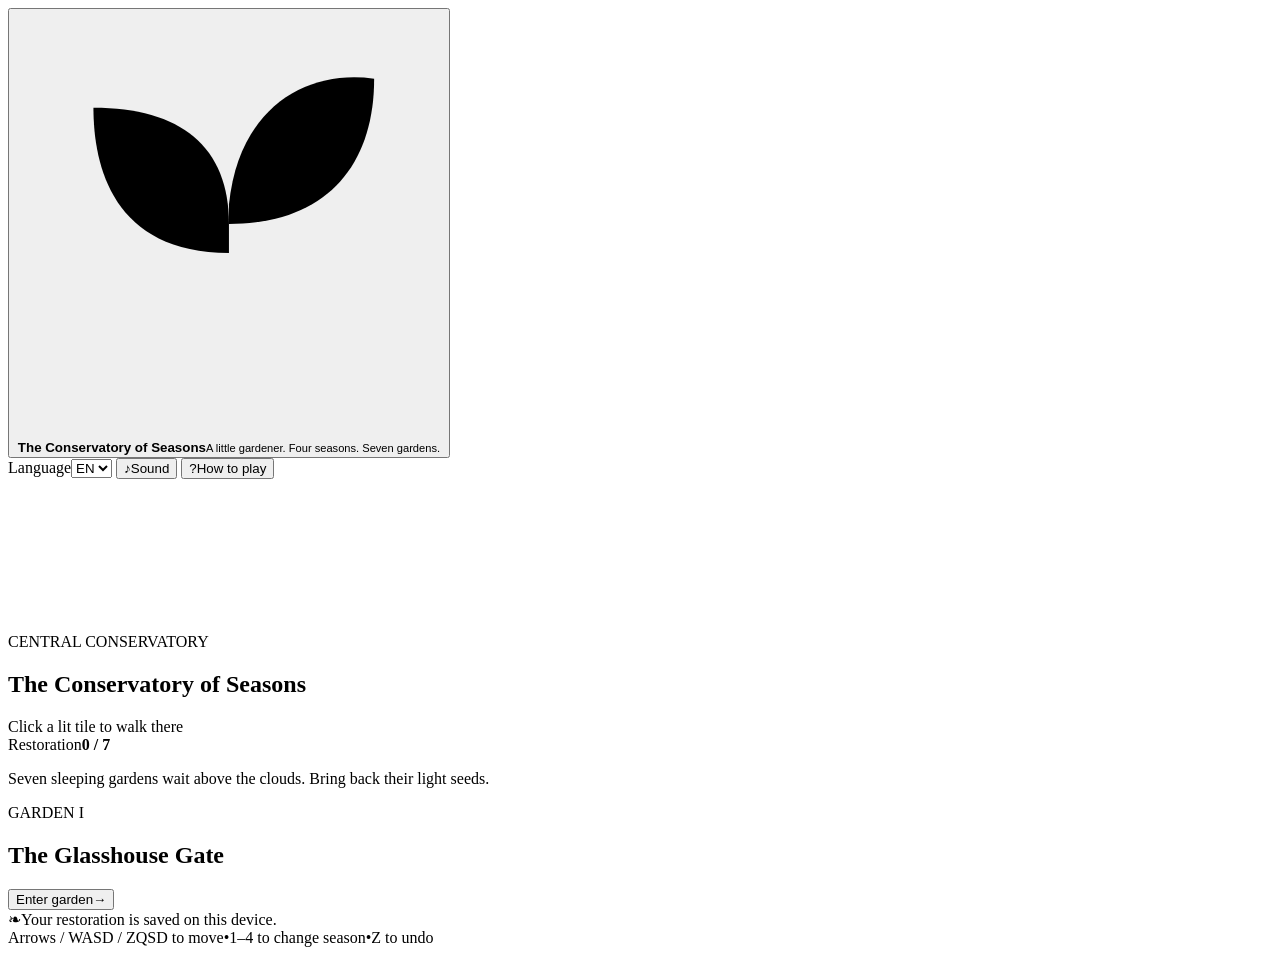
<file: src/index.template.html>
<!doctype html>
<html lang="en">
<head>
  <meta charset="utf-8">
  <meta name="viewport" content="width=device-width,initial-scale=1,viewport-fit=cover">
  <meta name="theme-color" content="#203f3b">
  <meta name="description" content="A gentle isometric puzzle game about a tiny mechanical gardener, four seasons and seven suspended gardens.">
  <title>The Conservatory of Seasons</title>
  <style>/*__STYLES__*/</style>
</head>
<body>
  <div id="app" data-season="spring">
    <div class="ambient ambient-one"></div>
    <div class="ambient ambient-two"></div>
    <header class="topbar">
      <button id="brand-button" class="brand" type="button" aria-label="Open the central conservatory">
        <span class="brand-mark" aria-hidden="true">
          <svg viewBox="0 0 44 44"><path d="M22 37V19"/><path d="M22 25C10 25 8 16 8 10c9 0 14 4 14 12"/><path d="M22 20C23 10 30 6 37 7c0 9-5 15-15 15"/><path d="M13 37h18"/></svg>
        </span>
        <span><strong data-i18n="title">The Conservatory of Seasons</strong><small data-i18n="byline">A little gardener. Four seasons. Seven gardens.</small></span>
      </button>
      <div class="top-actions">
        <label class="language-control"><span class="sr-only">Language</span><select id="language" aria-label="Language"><option value="en">EN</option><option value="fr">FR</option><option value="es">ES</option></select></label>
        <button id="sound-button" class="icon-button" type="button" aria-pressed="true" data-i18n-aria="soundOff"><span id="sound-icon" aria-hidden="true">♪</span><span class="button-label" data-i18n="sound">Sound</span></button>
        <button id="help-button" class="icon-button" type="button" data-i18n-aria="help"><span aria-hidden="true">?</span><span class="button-label" data-i18n="help">How to play</span></button>
      </div>
    </header>

    <main class="main-shell">
      <section class="garden-frame" aria-label="Game board">
        <div class="canvas-wrap" id="canvas-wrap">
          <canvas id="garden-canvas" tabindex="0" aria-label="Isometric garden. Use arrow keys or WASD to move."></canvas>
          <div class="scene-heading">
            <span id="scene-eyebrow" class="eyebrow">CENTRAL CONSERVATORY</span>
            <h1 id="scene-title">The Conservatory of Seasons</h1>
          </div>
          <div id="season-toast" class="season-toast" role="status" aria-live="polite"></div>
          <div id="toast" class="toast" role="status" aria-live="polite"></div>
          <button id="hub-button" class="hub-button" type="button" hidden><span aria-hidden="true">⌂</span><span data-i18n="conservatory">Conservatory</span></button>
          <div id="click-tip" class="click-tip" data-i18n="clickTip">Click a lit tile to walk there</div>
        </div>
        <div id="season-dock" class="season-dock" aria-label="Seasons" hidden>
          <button class="season-button" data-season="winter" type="button" aria-pressed="false">
            <svg viewBox="0 0 32 32" aria-hidden="true"><path d="M16 3v26M5 9l22 14M5 23L27 9M12 6l4 4 4-4M12 26l4-4 4 4M5 14l6 1-1-6M27 18l-6-1 1 6M5 18l6-1-1 6M27 14l-6 1 1-6"/></svg>
            <span data-i18n="winter">Winter</span><kbd>1</kbd>
          </button>
          <button class="season-button" data-season="spring" type="button" aria-pressed="false">
            <svg viewBox="0 0 32 32" aria-hidden="true"><path d="M16 28V14M16 20C7 20 5 13 5 7c8 0 12 4 11 11M16 15C17 7 23 4 28 5c0 7-4 12-12 12"/></svg>
            <span data-i18n="spring">Spring</span><kbd>2</kbd>
          </button>
          <button class="season-button" data-season="summer" type="button" aria-pressed="false">
            <svg viewBox="0 0 32 32" aria-hidden="true"><circle cx="16" cy="16" r="6"/><path d="M16 2v4M16 26v4M2 16h4M26 16h4M6 6l3 3M23 23l3 3M6 26l3-3M23 9l3-3"/></svg>
            <span data-i18n="summer">Summer</span><kbd>3</kbd>
          </button>
          <button class="season-button" data-season="autumn" type="button" aria-pressed="false">
            <svg viewBox="0 0 32 32" aria-hidden="true"><path d="M27 4C14 4 6 9 6 18c0 5 4 8 8 7 9-1 12-10 13-21Z"/><path d="M4 29 21 12M11 22l-1-8M16 17l7 1"/></svg>
            <span data-i18n="autumn">Autumn</span><kbd>4</kbd>
          </button>
        </div>
        <nav id="garden-nav" class="garden-nav" aria-label="Gardens"></nav>
      </section>

      <aside class="side-panel">
        <section id="hub-panel" class="panel-section hub-panel">
          <div class="progress-heading"><span data-i18n="restoration">Restoration</span><strong id="progress-count">0 / 7</strong></div>
          <div class="progress-track"><span id="progress-fill"></span></div>
          <p id="hub-description" class="soft-copy" data-i18n="hubIntro">Seven sleeping gardens wait above the clouds. Bring back their light seeds.</p>
          <div class="selected-garden"><span id="selected-number" class="eyebrow">GARDEN I</span><h2 id="selected-title">The Glasshouse Gate</h2><p id="selected-subtitle"></p></div>
          <button id="enter-button" class="primary-button" type="button"><span data-i18n="enterGarden">Enter garden</span><span aria-hidden="true">→</span></button>
        </section>

        <section id="level-panel" class="panel-section level-panel" hidden>
          <div class="objective-label"><span class="seed-mini" aria-hidden="true">✦</span><span data-i18n="objective">Objective</span></div>
          <h2 data-i18n="seedObjective">Find the light seed, then reach the arch.</h2>
          <div class="status-row"><span id="seed-status" data-i18n="seedWaiting">Seed waiting</span><span id="move-count">0 moves</span></div>
          <div class="action-grid">
            <button id="undo-button" type="button"><span aria-hidden="true">↶</span><span data-i18n="undo">Undo</span><kbd>Z</kbd></button>
            <button id="reset-button" type="button"><span aria-hidden="true">↺</span><span data-i18n="reset">Reset</span><kbd>R</kbd></button>
          </div>
          <p id="rule-message" class="rule-message" role="status" aria-live="polite" hidden></p>
          <div class="hint-card">
            <div class="hint-heading"><span data-i18n="hintTitle">A gentle nudge</span><span id="hint-step">0 / 3</span></div>
            <p id="hint-text" data-i18n="hintPrompt">Observe first. Three hints are here if you need them.</p>
            <button id="hint-button" class="text-button" type="button"><span data-i18n="revealHint">Reveal the next hint</span><span aria-hidden="true">＋</span></button>
          </div>
          <div class="rules-mini">
            <div><span class="rule-dot ice"></span><span data-i18n="ruleIce">Ice carries you and objects.</span></div>
            <div><span class="rule-dot vine"></span><span data-i18n="ruleVine">Vines bridge the open gaps.</span></div>
            <div><span class="rule-dot sun"></span><span data-i18n="ruleSun">Sunflowers power every plate-fed door.</span></div>
            <div><span class="rule-dot fruit"></span><span data-i18n="ruleFruit">Fallen fruit stays where you push it.</span></div>
          </div>
        </section>
        <footer class="panel-footer"><span class="tiny-leaf" aria-hidden="true">❧</span><span data-i18n="saveNote">Your restoration is saved on this device.</span></footer>
      </aside>
    </main>

    <footer class="controls-footer"><span data-i18n="moveControls">Arrows / WASD / ZQSD to move</span><span class="footer-separator">•</span><span data-i18n="seasonControls">1–4 to change season</span><span class="footer-separator">•</span><span data-i18n="undoControls">Z to undo</span></footer>
  </div>

  <dialog id="help-dialog" class="paper-dialog">
    <button class="dialog-close" type="button" data-close="help-dialog" aria-label="Close">×</button>
    <span class="eyebrow" data-i18n="gardenerManual">THE GARDENER’S LITTLE MANUAL</span>
    <h2 data-i18n="helpTitle">Let the garden change.</h2>
    <p data-i18n="helpIntro">Explore at your own pace. Nothing here needs quick reflexes.</p>
    <div class="help-seasons">
      <div><b data-i18n="winter">Winter</b><p data-i18n="winterHelp">Basins freeze into solid paths.</p></div>
      <div><b data-i18n="spring">Spring</b><p data-i18n="springHelp">Lianas grow over pale open gaps.</p></div>
      <div><b data-i18n="summer">Summer</b><p data-i18n="summerHelp">Sunflowers open doors when every round plate is weighed down.</p></div>
      <div><b data-i18n="autumn">Autumn</b><p data-i18n="autumnHelp">Trees release heavy fruit. Fruit and planters keep their positions in every season.</p></div>
    </div>
    <p class="help-note" data-i18n="safetyHelp">A season that would strand the gardener or an object is refused. Undo any move or season, or reset the garden without losing restored gardens.</p>
    <div class="key-list"><span><kbd>↑↓←→</kbd> <span data-i18n="move">Move</span></span><span><kbd>1–4</kbd> <span data-i18n="seasons">Seasons</span></span><span><kbd>Z</kbd> <span data-i18n="undo">Undo</span></span><span><kbd>R</kbd> <span data-i18n="reset">Reset</span></span><span><kbd>H</kbd> <span data-i18n="hint">Hint</span></span><span><kbd>M</kbd> <span data-i18n="sound">Sound</span></span></div>
    <button class="primary-button" type="button" data-close="help-dialog" data-i18n="backGarden">Back to the garden</button>
  </dialog>

  <dialog id="complete-dialog" class="paper-dialog complete-dialog">
    <div class="completion-seed" aria-hidden="true">✦</div>
    <span class="eyebrow" data-i18n="gardenRestored">GARDEN RESTORED</span>
    <h2 id="complete-title">The Glasshouse Gate</h2>
    <p id="complete-copy" data-i18n="restoredCopy">A light seed returns to the conservatory. Somewhere, an old flower wakes.</p>
    <div class="dialog-actions"><button id="continue-button" class="primary-button" type="button"><span data-i18n="returnConservatory">Return to the conservatory</span><span aria-hidden="true">→</span></button><button id="replay-button" class="text-button" type="button" data-i18n="replayGarden">Replay this garden</button></div>
  </dialog>

  <dialog id="conclusion-dialog" class="paper-dialog conclusion-dialog">
    <div class="conclusion-wreath" aria-hidden="true"><span>✦</span></div>
    <span class="eyebrow" data-i18n="restorationComplete">THE RESTORATION IS COMPLETE</span>
    <h2 data-i18n="conclusionTitle">The conservatory breathes again.</h2>
    <p data-i18n="conclusionCopy">Seven lights glow beneath the glass. The little gardener’s work will keep growing, season after season.</p>
    <button id="wander-button" class="primary-button" type="button" data-i18n="wander">Wander through the restored gardens</button>
  </dialog>

  <script>/*__LEVELS__*/</script>
  <script>/*__CORE__*/</script>
  <script>/*__RENDERER__*/</script>
  <script>/*__GAME__*/</script>
</body>
</html>
</file>
